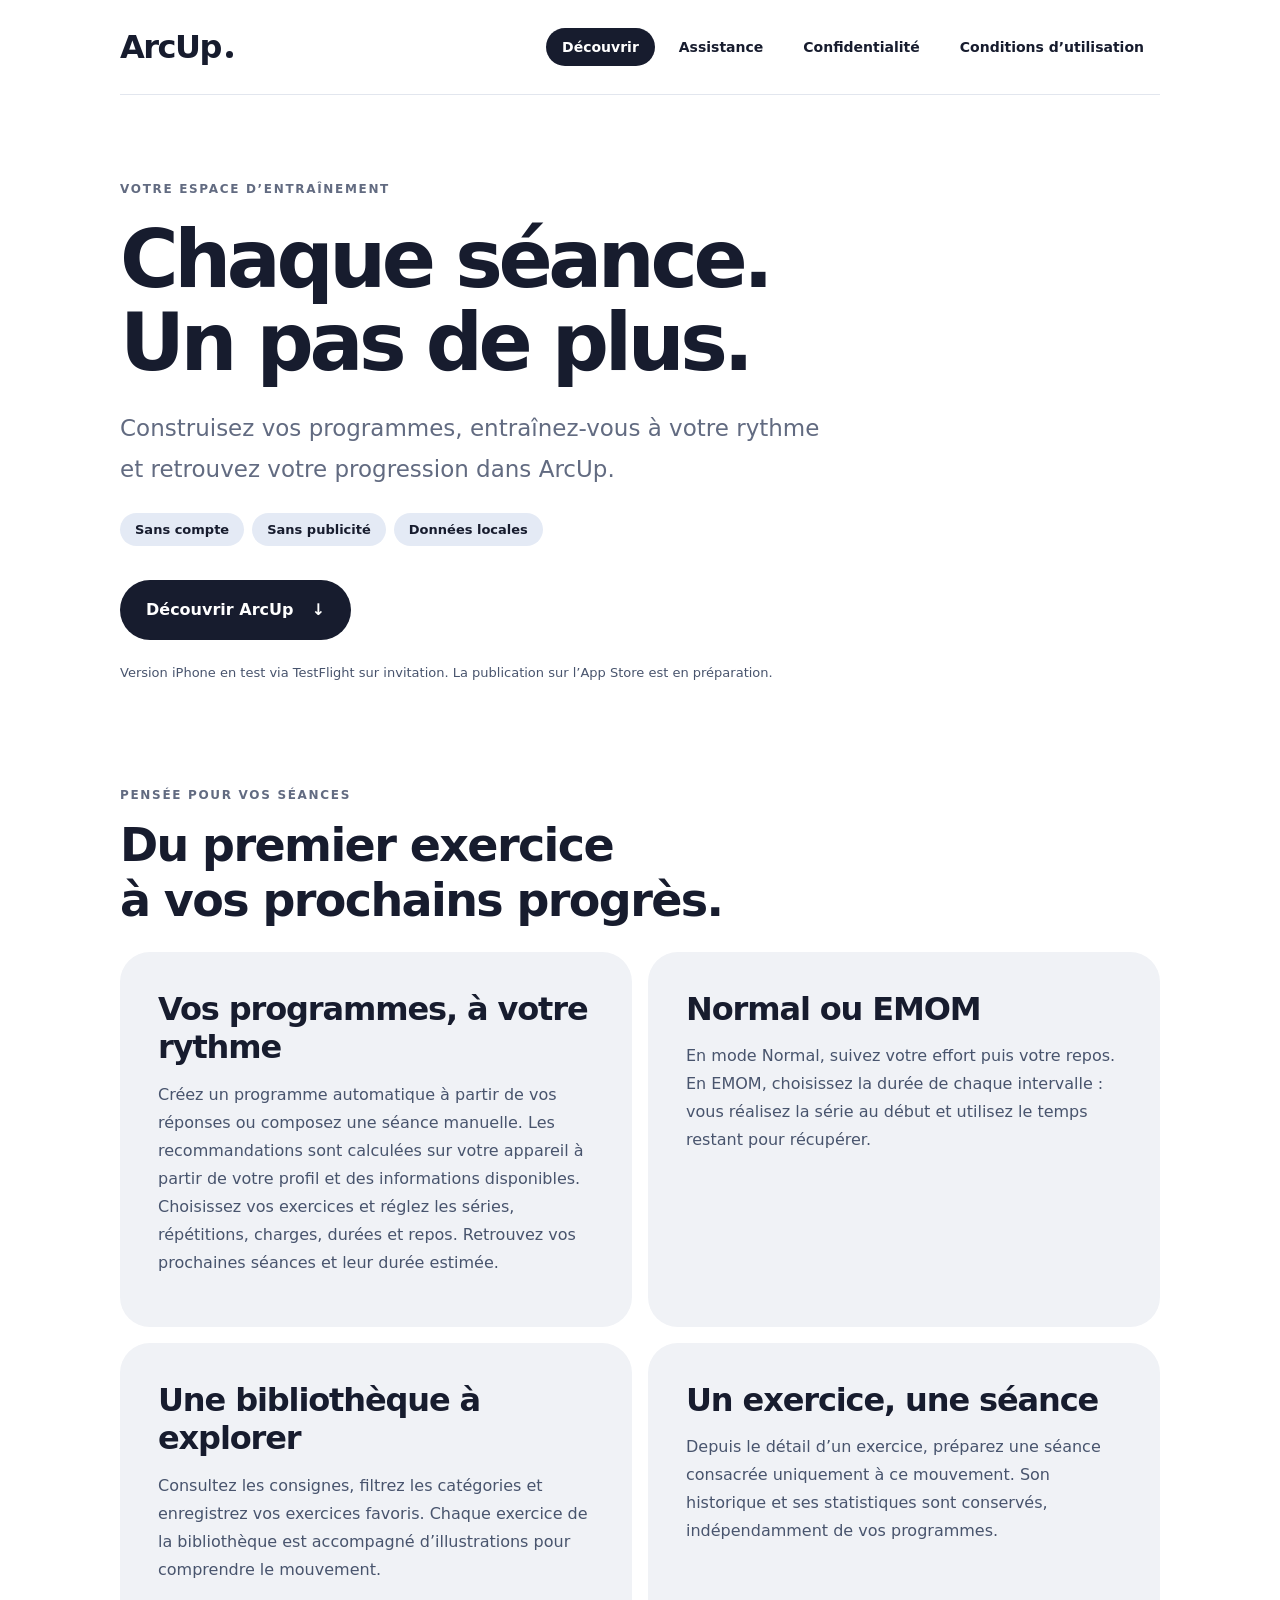
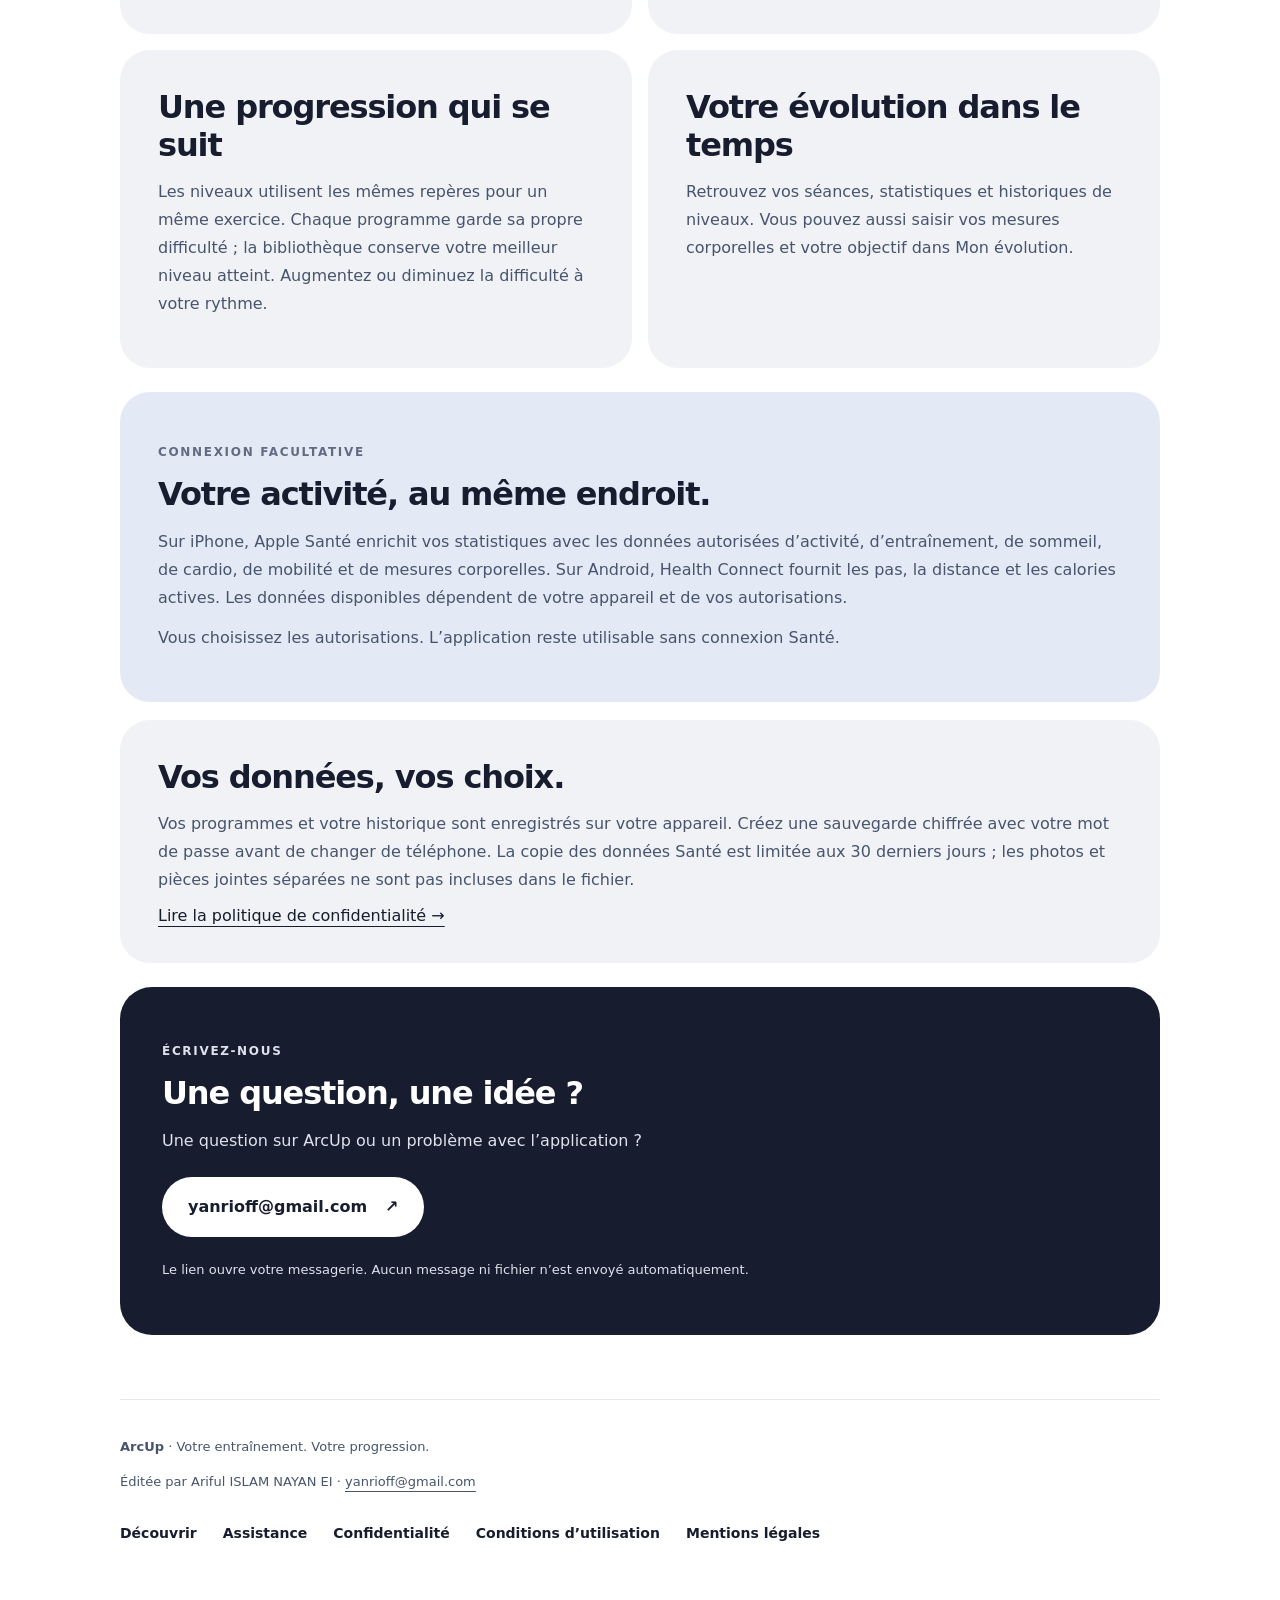
<file: index.html>
<!doctype html>
<html lang="fr"><head><meta charset="utf-8"><meta name="viewport" content="width=device-width,initial-scale=1"><meta name="color-scheme" content="light"><meta name="referrer" content="strict-origin-when-cross-origin"><title>Votre entraînement, votre progression — ArcUp</title><meta name="description" content="Programmes, séances Normal et EMOM, exercices favoris et suivi de progression. Découvrez ArcUp, sans compte ni publicité."><link rel="stylesheet" href="style.css"></head><body><a class="skip" href="#contenu">Aller au contenu</a><header><a class="brand" href="index.html">ArcUp<span class="brand-dot" aria-hidden="true"></span></a><nav aria-label="Navigation principale"><a href="index.html" aria-current="page">Découvrir</a><a href="support.html">Assistance</a><a href="privacy.html">Confidentialité</a><a href="usage.html">Conditions d’utilisation</a></nav></header><main id="contenu">
<section class="hero"><p class="eyebrow">Votre espace d’entraînement</p><h1>Chaque séance.<br>Un pas de plus.</h1><p class="intro">Construisez vos programmes, entraînez-vous à votre rythme et retrouvez votre progression dans ArcUp.</p><div class="pills"><span>Sans compte</span><span>Sans publicité</span><span>Données locales</span></div><a class="pill" href="#fonctionnalites">Découvrir ArcUp <span aria-hidden="true">↓</span></a><p class="small">Version iPhone en test via TestFlight sur invitation. La publication sur l’App Store est en préparation.</p></section>
<div class="section-heading" id="fonctionnalites"><p class="eyebrow">Pensée pour vos séances</p><h2>Du premier exercice<br>à vos prochains progrès.</h2></div><div class="grid">
<section class="card"><h2>Vos programmes, à votre rythme</h2><p>Créez un programme automatique à partir de vos réponses ou composez une séance manuelle. Les recommandations sont calculées sur votre appareil à partir de votre profil et des informations disponibles. Choisissez vos exercices et réglez les séries, répétitions, charges, durées et repos. Retrouvez vos prochaines séances et leur durée estimée.</p></section>
<section class="card"><h2>Normal ou EMOM</h2><p>En mode Normal, suivez votre effort puis votre repos. En EMOM, choisissez la durée de chaque intervalle : vous réalisez la série au début et utilisez le temps restant pour récupérer.</p></section>
<section class="card"><h2>Une bibliothèque à explorer</h2><p>Consultez les consignes, filtrez les catégories et enregistrez vos exercices favoris. Chaque exercice de la bibliothèque est accompagné d’illustrations pour comprendre le mouvement.</p></section>
<section class="card"><h2>Un exercice, une séance</h2><p>Depuis le détail d’un exercice, préparez une séance consacrée uniquement à ce mouvement. Son historique et ses statistiques sont conservés, indépendamment de vos programmes.</p></section>
<section class="card"><h2>Une progression qui se suit</h2><p>Les niveaux utilisent les mêmes repères pour un même exercice. Chaque programme garde sa propre difficulté ; la bibliothèque conserve votre meilleur niveau atteint. Augmentez ou diminuez la difficulté à votre rythme.</p></section>
<section class="card"><h2>Votre évolution dans le temps</h2><p>Retrouvez vos séances, statistiques et historiques de niveaux. Vous pouvez aussi saisir vos mesures corporelles et votre objectif dans Mon évolution.</p></section></div>
<section class="card tinted"><p class="eyebrow">Connexion facultative</p><h2>Votre activité, au même endroit.</h2><p>Sur iPhone, Apple Santé enrichit vos statistiques avec les données autorisées d’activité, d’entraînement, de sommeil, de cardio, de mobilité et de mesures corporelles. Sur Android, Health Connect fournit les pas, la distance et les calories actives. Les données disponibles dépendent de votre appareil et de vos autorisations.</p><p>Vous choisissez les autorisations. L’application reste utilisable sans connexion Santé.</p></section>
<section class="card"><h2>Vos données, vos choix.</h2><p>Vos programmes et votre historique sont enregistrés sur votre appareil. Créez une sauvegarde chiffrée avec votre mot de passe avant de changer de téléphone. La copie des données Santé est limitée aux 30 derniers jours ; les photos et pièces jointes séparées ne sont pas incluses dans le fichier.</p><a href="privacy.html">Lire la politique de confidentialité →</a></section><section class="contact"><p class="eyebrow">Écrivez-nous</p><h2>Une question, une idée ?</h2><p>Une question sur ArcUp ou un problème avec l’application ?</p><a class="pill light" href="mailto:yanrioff@gmail.com?subject=Assistance%20ArcUp">yanrioff@gmail.com <span aria-hidden="true">↗</span></a><p class="small">Le lien ouvre votre messagerie. Aucun message ni fichier n’est envoyé automatiquement.</p></section></main><footer><p><strong>ArcUp</strong> · Votre entraînement. Votre progression.</p><p>Éditée par Ariful ISLAM NAYAN EI · <a href="mailto:yanrioff@gmail.com">yanrioff@gmail.com</a></p><nav aria-label="Liens utiles"><a href="index.html" aria-current="page">Découvrir</a><a href="support.html">Assistance</a><a href="privacy.html">Confidentialité</a><a href="usage.html">Conditions d’utilisation</a><a href="legal.html">Mentions légales</a></nav></footer></body></html>
</file>
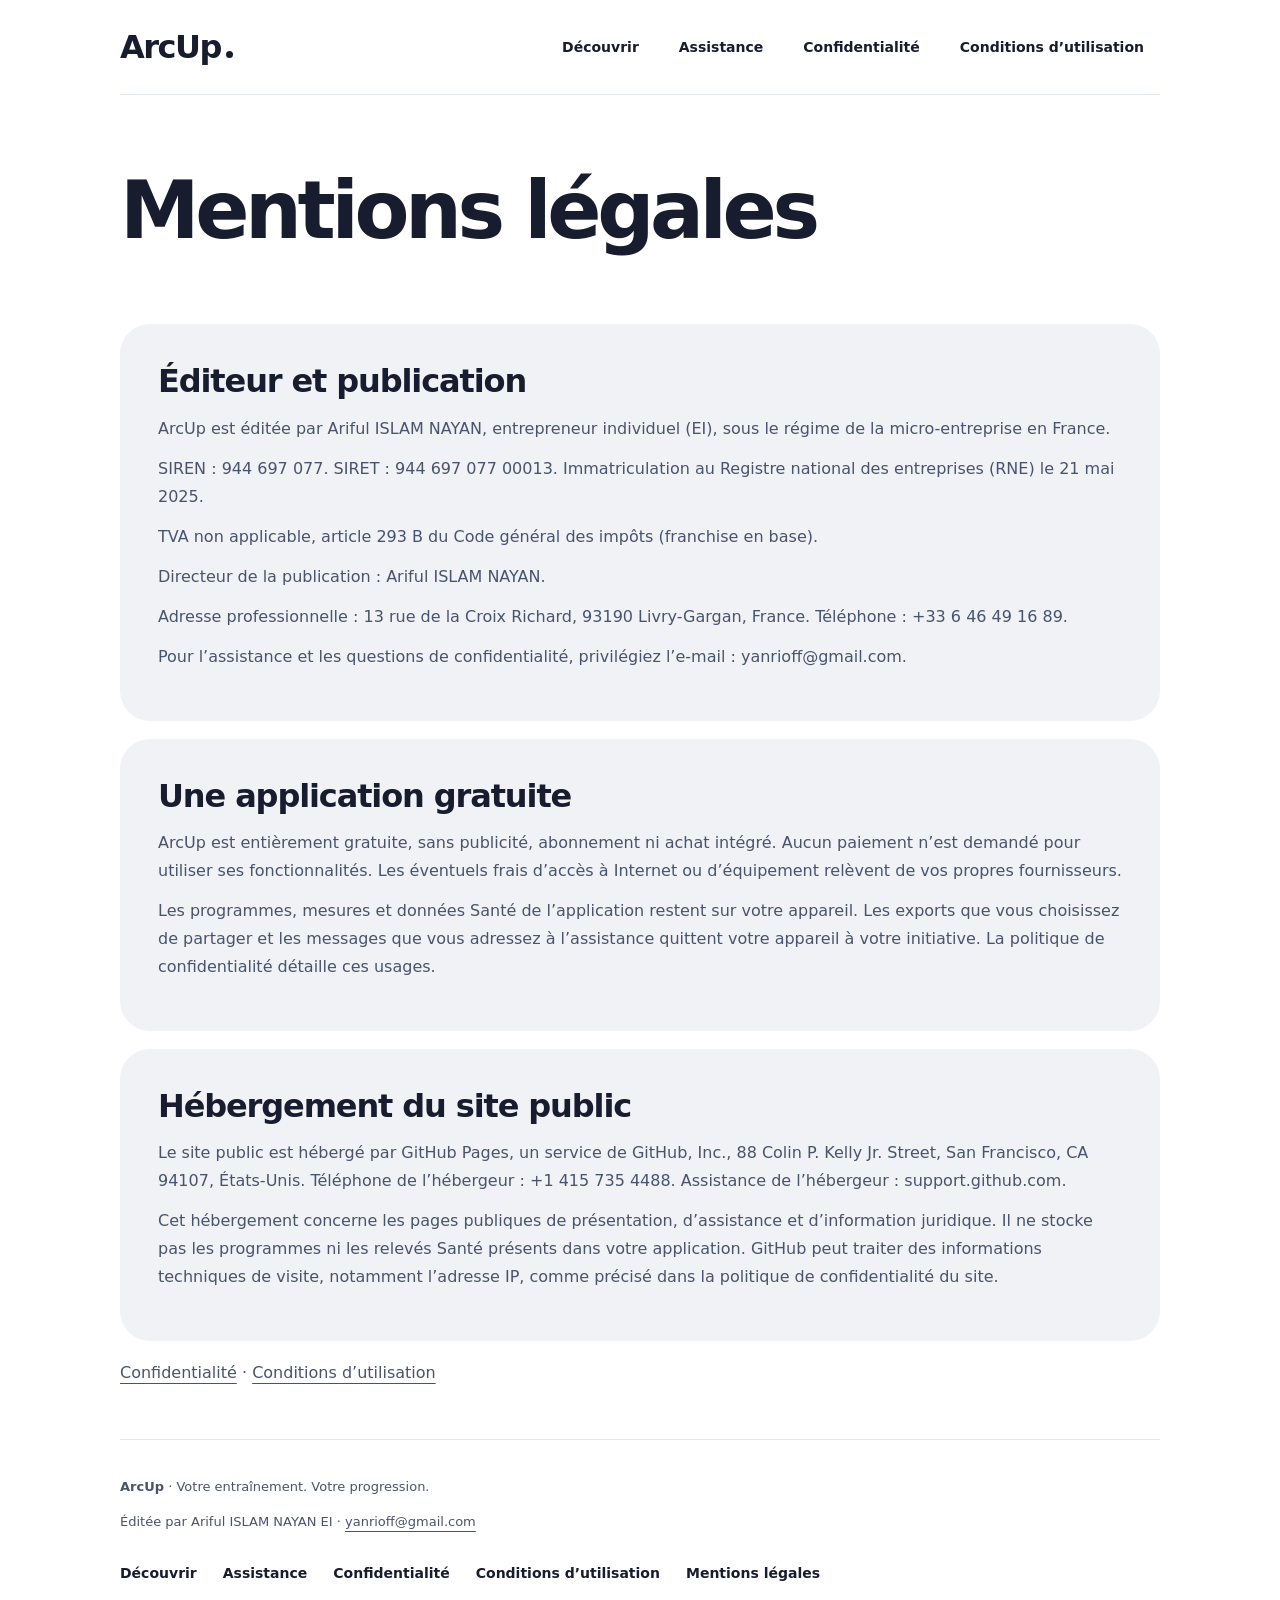
<file: legal.html>
<!doctype html>
<html lang="fr"><head><meta charset="utf-8"><meta name="viewport" content="width=device-width,initial-scale=1"><meta name="color-scheme" content="light"><meta name="referrer" content="strict-origin-when-cross-origin"><title>Mentions légales — ArcUp</title><meta name="description" content="Informations sur l’éditeur et l’hébergement du site ArcUp."><link rel="stylesheet" href="style.css"></head><body><a class="skip" href="#contenu">Aller au contenu</a><header><a class="brand" href="index.html">ArcUp<span class="brand-dot" aria-hidden="true"></span></a><nav aria-label="Navigation principale"><a href="index.html">Découvrir</a><a href="support.html">Assistance</a><a href="privacy.html">Confidentialité</a><a href="usage.html">Conditions d’utilisation</a></nav></header><main id="contenu"><section class="hero compact"><h1>Mentions légales</h1></section><section class="card"><h2>Éditeur et publication</h2><p>ArcUp est éditée par Ariful ISLAM NAYAN, entrepreneur individuel (EI), sous le régime de la micro-entreprise en France.</p><p>SIREN : 944 697 077. SIRET : 944 697 077 00013. Immatriculation au Registre national des entreprises (RNE) le 21 mai 2025.</p><p>TVA non applicable, article 293 B du Code général des impôts (franchise en base).</p><p>Directeur de la publication : Ariful ISLAM NAYAN.</p><p>Adresse professionnelle : 13 rue de la Croix Richard, 93190 Livry-Gargan, France. Téléphone : +33 6 46 49 16 89.</p><p>Pour l’assistance et les questions de confidentialité, privilégiez l’e-mail : yanrioff@gmail.com.</p></section><section class="card"><h2>Une application gratuite</h2><p>ArcUp est entièrement gratuite, sans publicité, abonnement ni achat intégré. Aucun paiement n’est demandé pour utiliser ses fonctionnalités. Les éventuels frais d’accès à Internet ou d’équipement relèvent de vos propres fournisseurs.</p><p>Les programmes, mesures et données Santé de l’application restent sur votre appareil. Les exports que vous choisissez de partager et les messages que vous adressez à l’assistance quittent votre appareil à votre initiative. La politique de confidentialité détaille ces usages.</p></section><section class="card"><h2>Hébergement du site public</h2><p>Le site public est hébergé par GitHub Pages, un service de GitHub, Inc., 88 Colin P. Kelly Jr. Street, San Francisco, CA 94107, États-Unis. Téléphone de l’hébergeur : +1 415 735 4488. Assistance de l’hébergeur : support.github.com.</p><p>Cet hébergement concerne les pages publiques de présentation, d’assistance et d’information juridique. Il ne stocke pas les programmes ni les relevés Santé présents dans votre application. GitHub peut traiter des informations techniques de visite, notamment l’adresse IP, comme précisé dans la politique de confidentialité du site.</p></section><p><a href="privacy.html">Confidentialité</a> · <a href="usage.html">Conditions d’utilisation</a></p></main><footer><p><strong>ArcUp</strong> · Votre entraînement. Votre progression.</p><p>Éditée par Ariful ISLAM NAYAN EI · <a href="mailto:yanrioff@gmail.com">yanrioff@gmail.com</a></p><nav aria-label="Liens utiles"><a href="index.html">Découvrir</a><a href="support.html">Assistance</a><a href="privacy.html">Confidentialité</a><a href="usage.html">Conditions d’utilisation</a><a href="legal.html">Mentions légales</a></nav></footer></body></html>
</file>
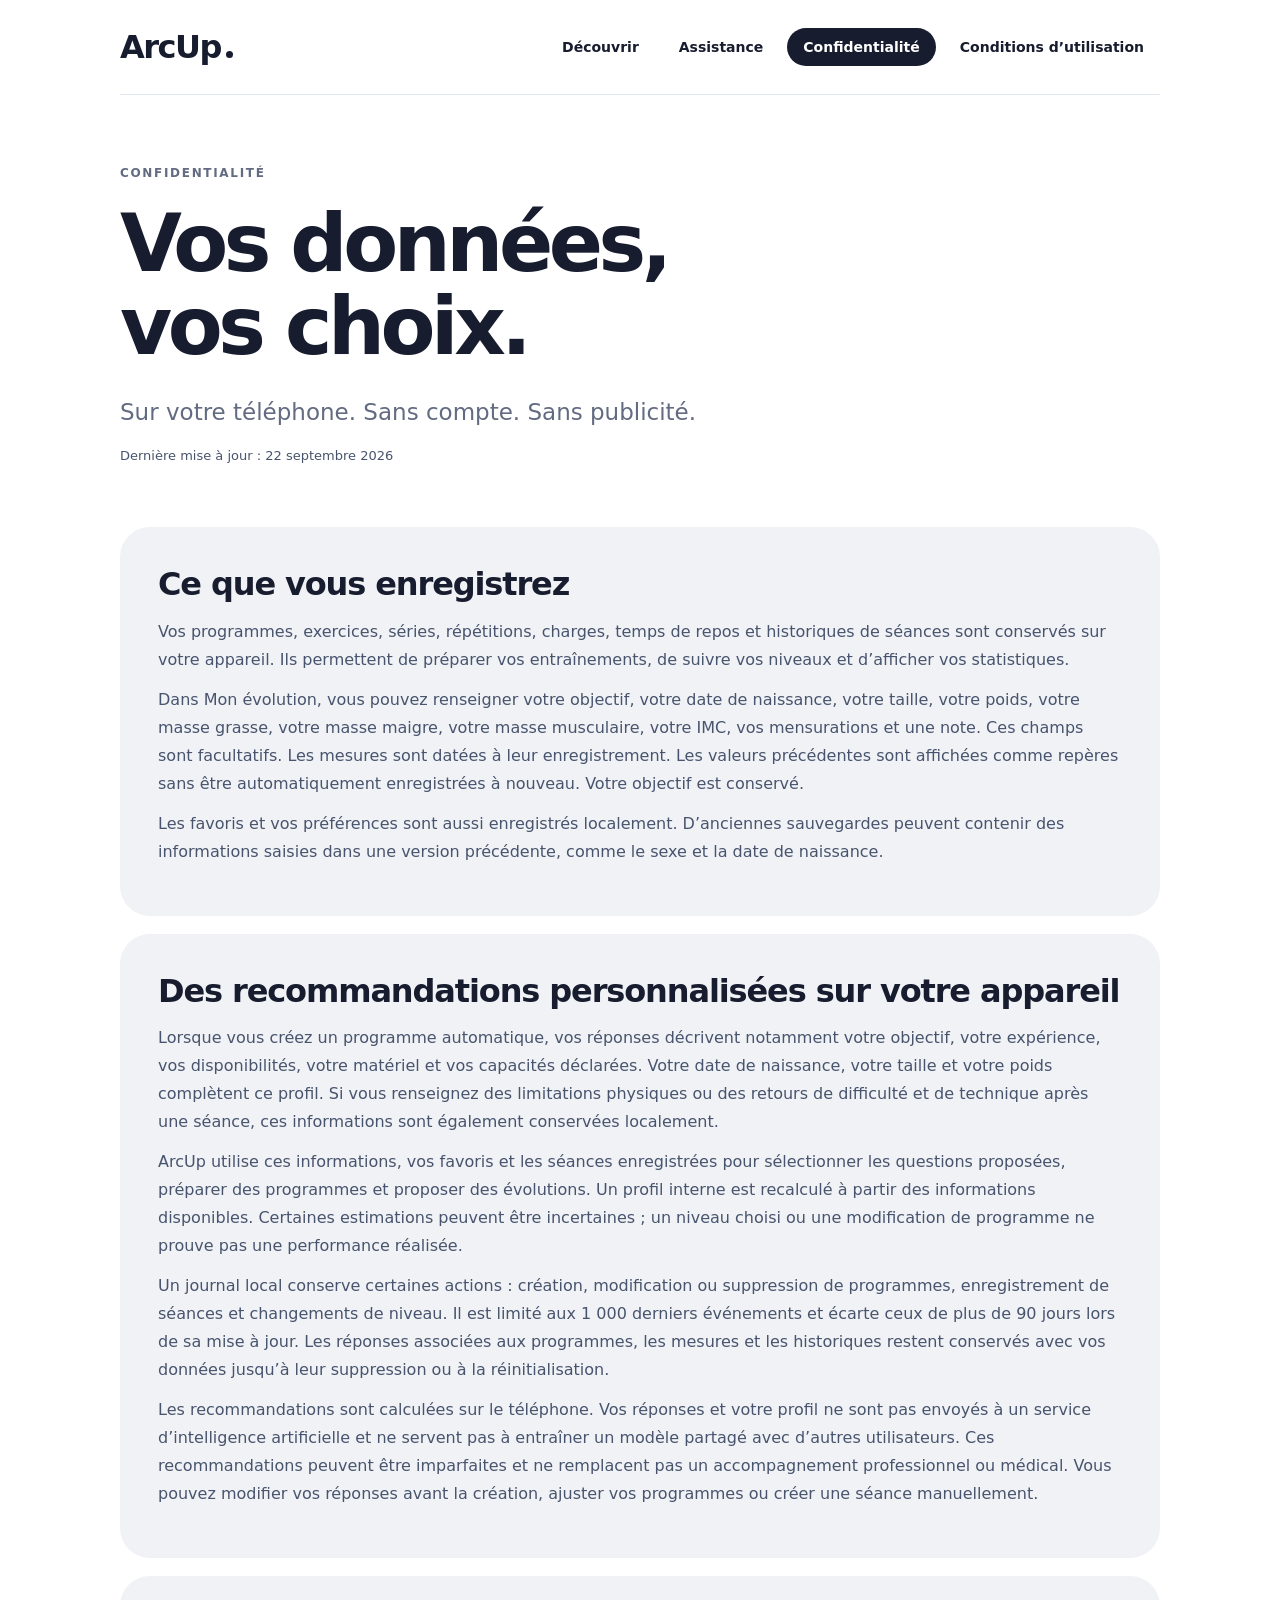
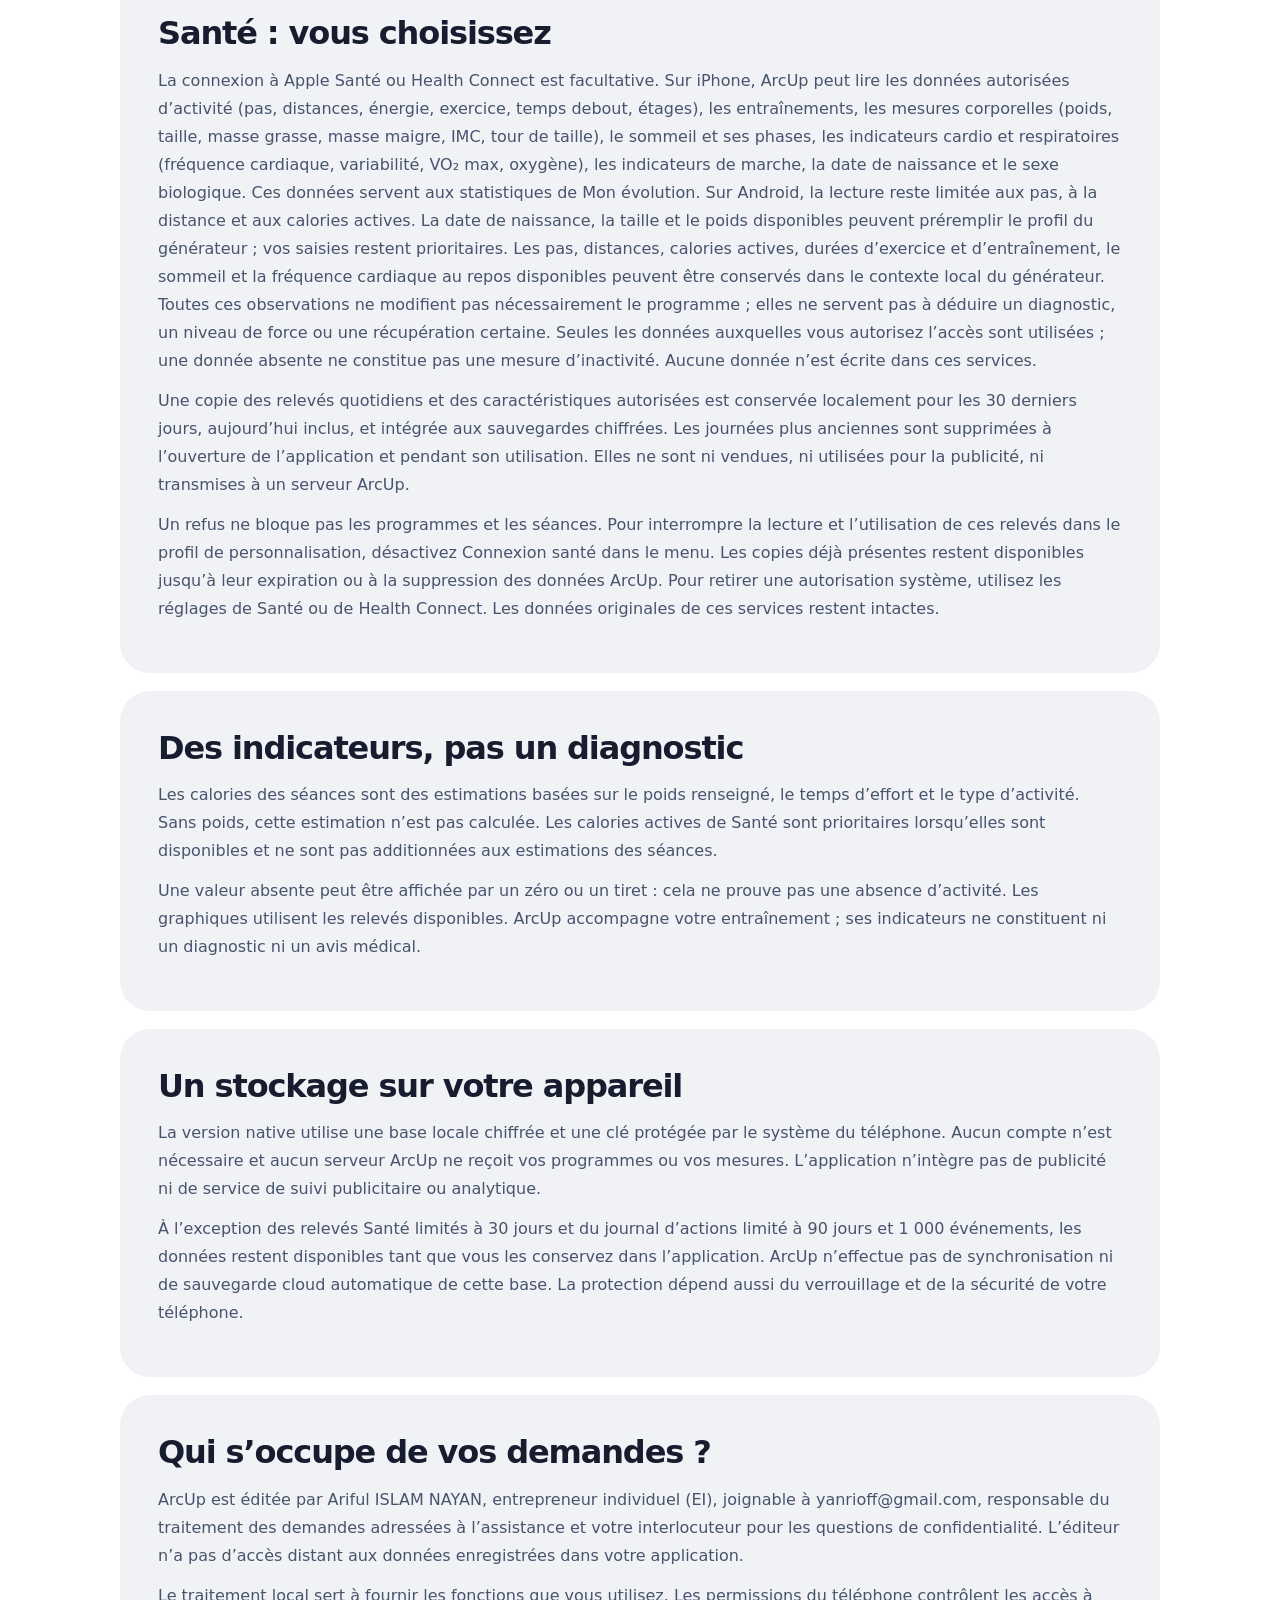
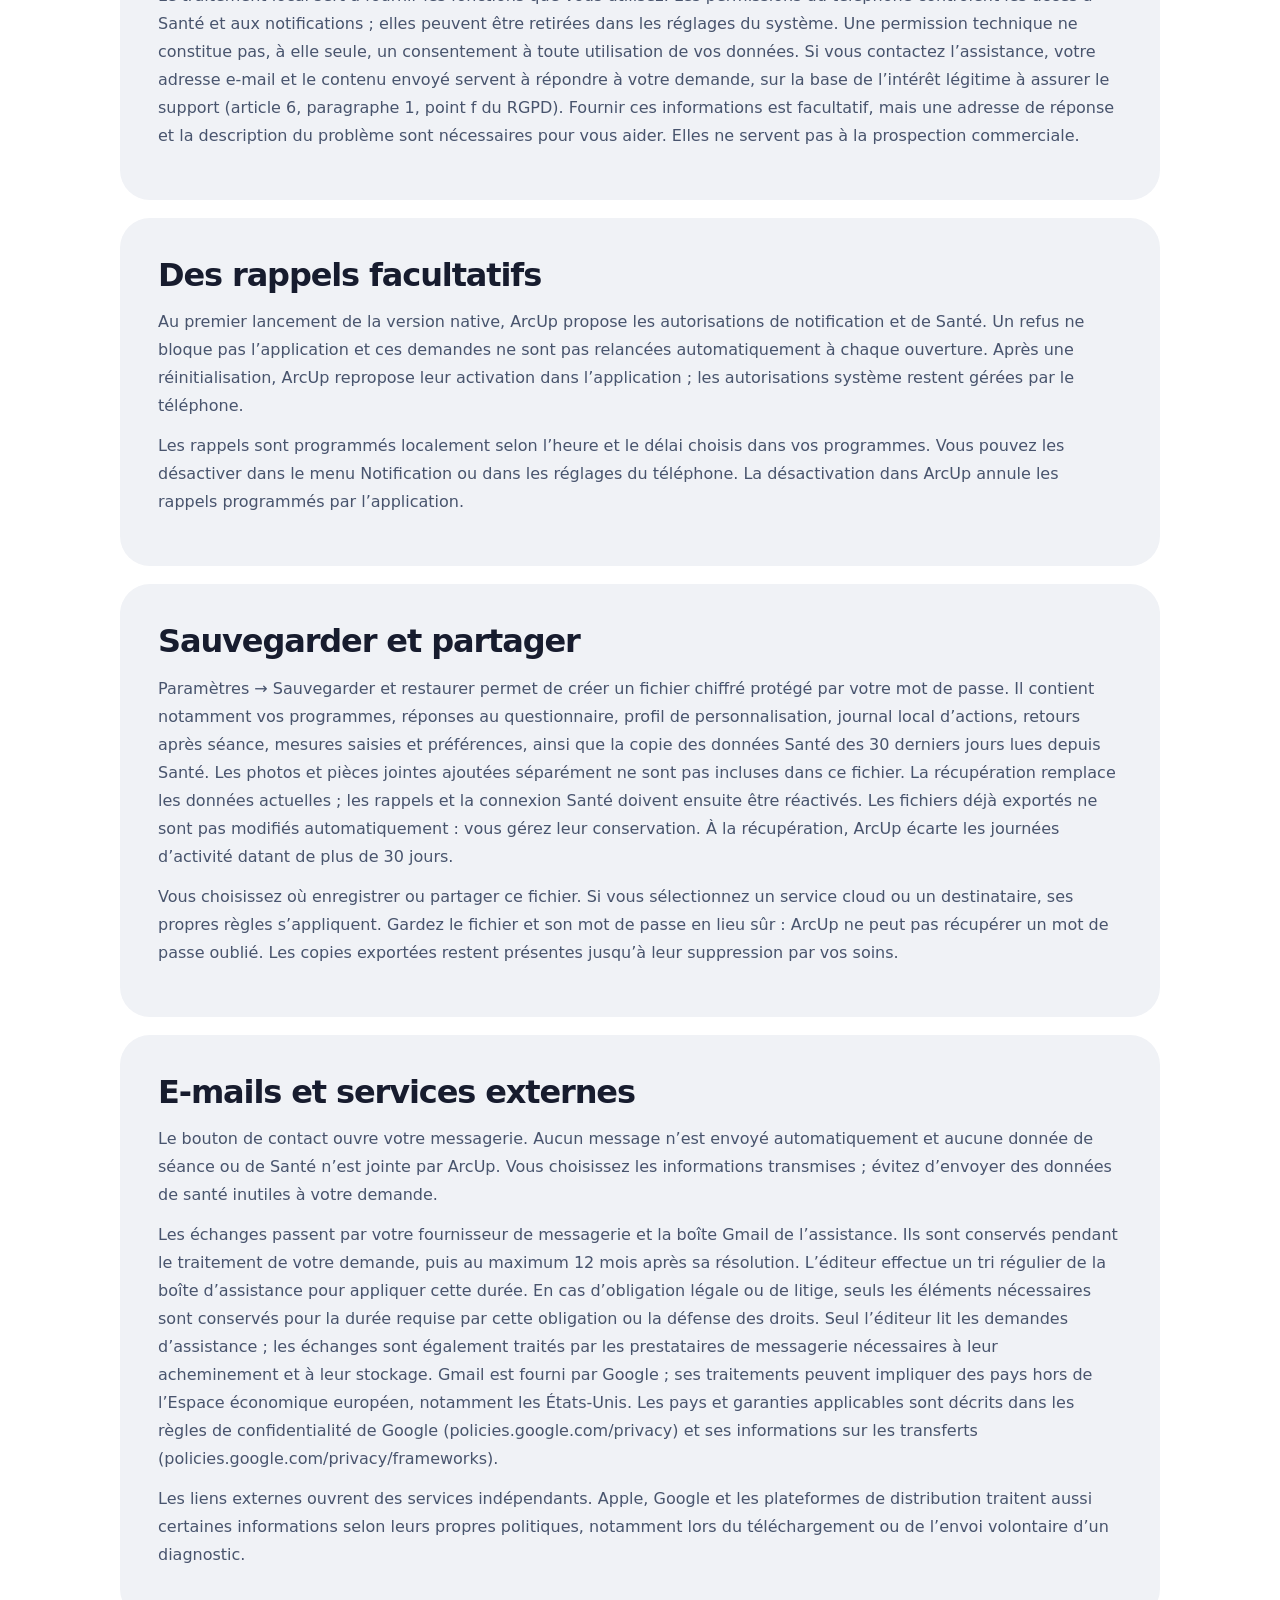
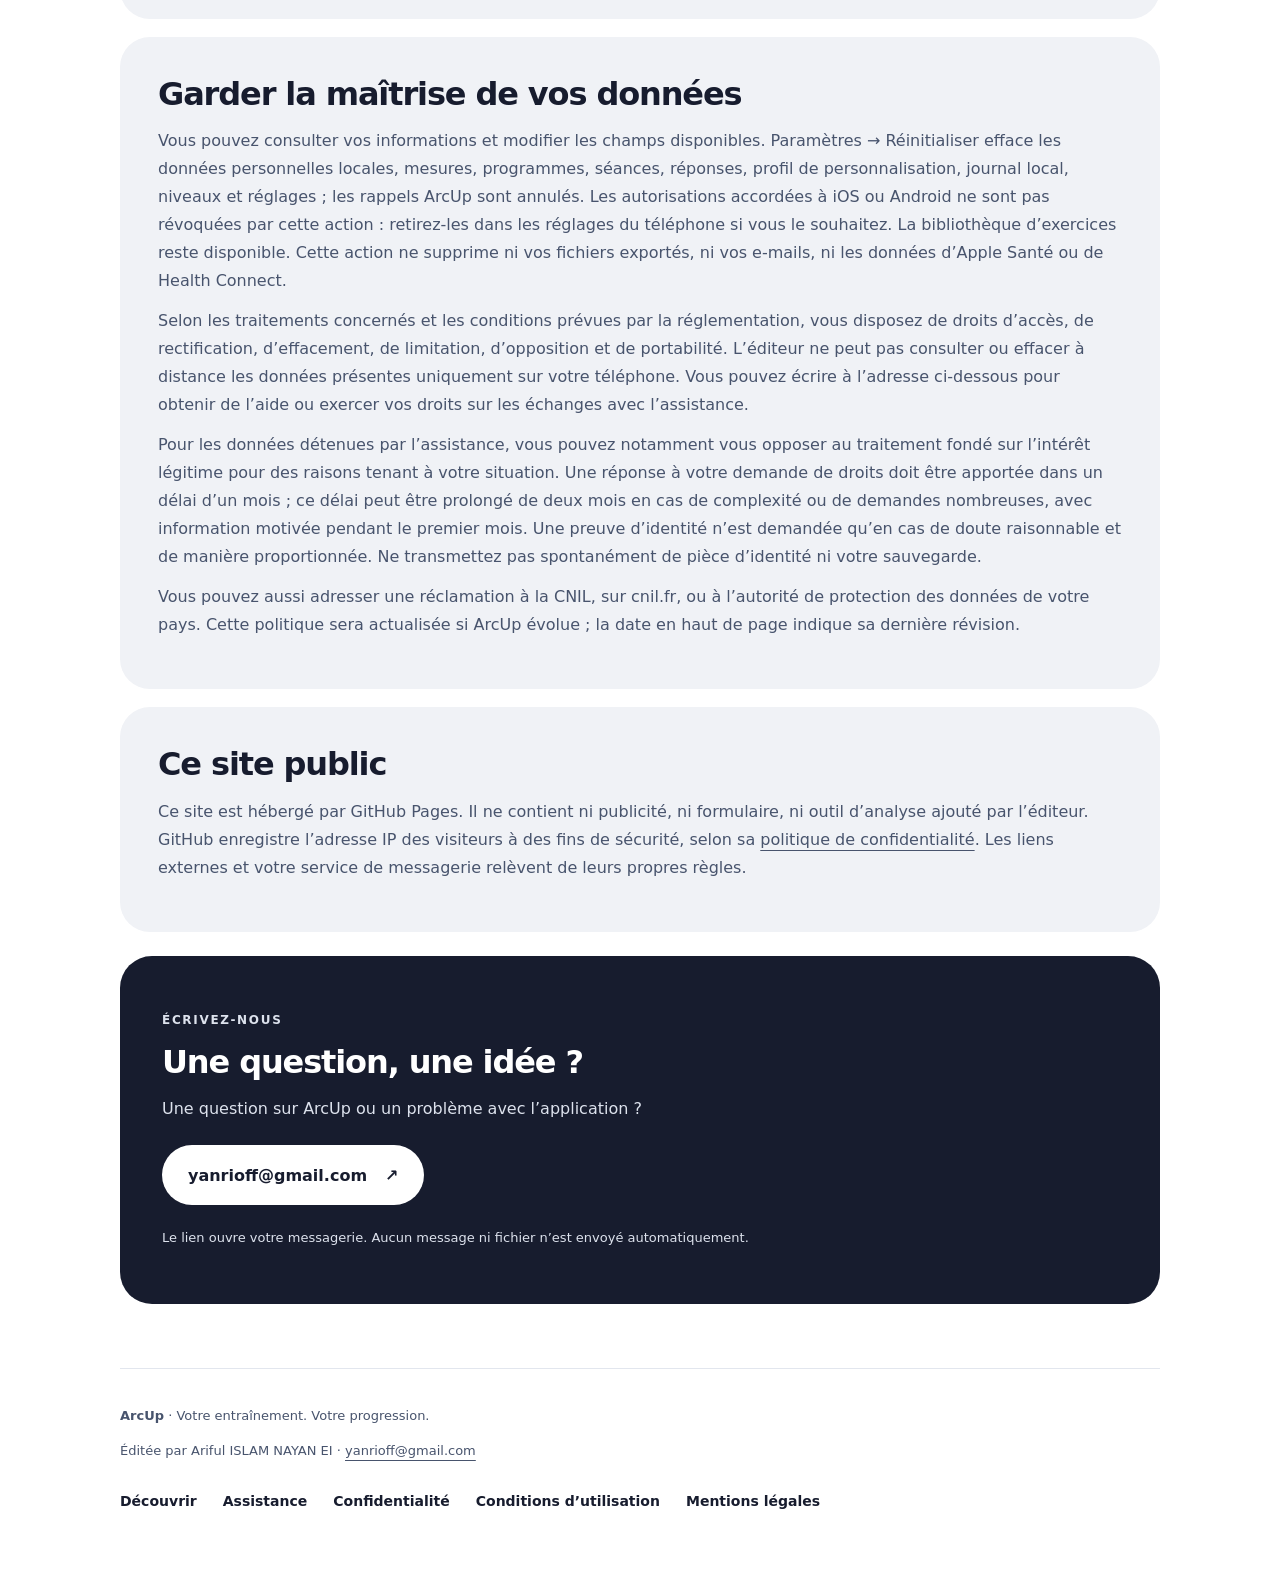
<file: privacy.html>
<!doctype html>
<html lang="fr"><head><meta charset="utf-8"><meta name="viewport" content="width=device-width,initial-scale=1"><meta name="color-scheme" content="light"><meta name="referrer" content="strict-origin-when-cross-origin"><title>Confidentialité — ArcUp</title><meta name="description" content="La politique de confidentialité ArcUp : stockage local, données Santé, sauvegardes, notifications et maîtrise de vos données."><link rel="stylesheet" href="style.css"></head><body><a class="skip" href="#contenu">Aller au contenu</a><header><a class="brand" href="index.html">ArcUp<span class="brand-dot" aria-hidden="true"></span></a><nav aria-label="Navigation principale"><a href="index.html">Découvrir</a><a href="support.html">Assistance</a><a href="privacy.html" aria-current="page">Confidentialité</a><a href="usage.html">Conditions d’utilisation</a></nav></header><main id="contenu">
<section class="hero compact"><p class="eyebrow">Confidentialité</p><h1>Vos données,<br>vos choix.</h1><p class="intro">Sur votre téléphone. Sans compte. Sans publicité.</p><p class="small">Dernière mise à jour : 22 septembre 2026</p></section>
<section class="card"><h2>Ce que vous enregistrez</h2><p>Vos programmes, exercices, séries, répétitions, charges, temps de repos et historiques de séances sont conservés sur votre appareil. Ils permettent de préparer vos entraînements, de suivre vos niveaux et d’afficher vos statistiques.</p><p>Dans Mon évolution, vous pouvez renseigner votre objectif, votre date de naissance, votre taille, votre poids, votre masse grasse, votre masse maigre, votre masse musculaire, votre IMC, vos mensurations et une note. Ces champs sont facultatifs. Les mesures sont datées à leur enregistrement. Les valeurs précédentes sont affichées comme repères sans être automatiquement enregistrées à nouveau. Votre objectif est conservé.</p><p>Les favoris et vos préférences sont aussi enregistrés localement. D’anciennes sauvegardes peuvent contenir des informations saisies dans une version précédente, comme le sexe et la date de naissance.</p></section><section class="card"><h2>Des recommandations personnalisées sur votre appareil</h2><p>Lorsque vous créez un programme automatique, vos réponses décrivent notamment votre objectif, votre expérience, vos disponibilités, votre matériel et vos capacités déclarées. Votre date de naissance, votre taille et votre poids complètent ce profil. Si vous renseignez des limitations physiques ou des retours de difficulté et de technique après une séance, ces informations sont également conservées localement.</p><p>ArcUp utilise ces informations, vos favoris et les séances enregistrées pour sélectionner les questions proposées, préparer des programmes et proposer des évolutions. Un profil interne est recalculé à partir des informations disponibles. Certaines estimations peuvent être incertaines ; un niveau choisi ou une modification de programme ne prouve pas une performance réalisée.</p><p>Un journal local conserve certaines actions : création, modification ou suppression de programmes, enregistrement de séances et changements de niveau. Il est limité aux 1 000 derniers événements et écarte ceux de plus de 90 jours lors de sa mise à jour. Les réponses associées aux programmes, les mesures et les historiques restent conservés avec vos données jusqu’à leur suppression ou à la réinitialisation.</p><p>Les recommandations sont calculées sur le téléphone. Vos réponses et votre profil ne sont pas envoyés à un service d’intelligence artificielle et ne servent pas à entraîner un modèle partagé avec d’autres utilisateurs. Ces recommandations peuvent être imparfaites et ne remplacent pas un accompagnement professionnel ou médical. Vous pouvez modifier vos réponses avant la création, ajuster vos programmes ou créer une séance manuellement.</p></section><section class="card"><h2>Santé : vous choisissez</h2><p>La connexion à Apple Santé ou Health Connect est facultative. Sur iPhone, ArcUp peut lire les données autorisées d’activité (pas, distances, énergie, exercice, temps debout, étages), les entraînements, les mesures corporelles (poids, taille, masse grasse, masse maigre, IMC, tour de taille), le sommeil et ses phases, les indicateurs cardio et respiratoires (fréquence cardiaque, variabilité, VO₂ max, oxygène), les indicateurs de marche, la date de naissance et le sexe biologique. Ces données servent aux statistiques de Mon évolution. Sur Android, la lecture reste limitée aux pas, à la distance et aux calories actives. La date de naissance, la taille et le poids disponibles peuvent préremplir le profil du générateur ; vos saisies restent prioritaires. Les pas, distances, calories actives, durées d’exercice et d’entraînement, le sommeil et la fréquence cardiaque au repos disponibles peuvent être conservés dans le contexte local du générateur. Toutes ces observations ne modifient pas nécessairement le programme ; elles ne servent pas à déduire un diagnostic, un niveau de force ou une récupération certaine. Seules les données auxquelles vous autorisez l’accès sont utilisées ; une donnée absente ne constitue pas une mesure d’inactivité. Aucune donnée n’est écrite dans ces services.</p><p>Une copie des relevés quotidiens et des caractéristiques autorisées est conservée localement pour les 30 derniers jours, aujourd’hui inclus, et intégrée aux sauvegardes chiffrées. Les journées plus anciennes sont supprimées à l’ouverture de l’application et pendant son utilisation. Elles ne sont ni vendues, ni utilisées pour la publicité, ni transmises à un serveur ArcUp.</p><p>Un refus ne bloque pas les programmes et les séances. Pour interrompre la lecture et l’utilisation de ces relevés dans le profil de personnalisation, désactivez Connexion santé dans le menu. Les copies déjà présentes restent disponibles jusqu’à leur expiration ou à la suppression des données ArcUp. Pour retirer une autorisation système, utilisez les réglages de Santé ou de Health Connect. Les données originales de ces services restent intactes.</p></section><section class="card"><h2>Des indicateurs, pas un diagnostic</h2><p>Les calories des séances sont des estimations basées sur le poids renseigné, le temps d’effort et le type d’activité. Sans poids, cette estimation n’est pas calculée. Les calories actives de Santé sont prioritaires lorsqu’elles sont disponibles et ne sont pas additionnées aux estimations des séances.</p><p>Une valeur absente peut être affichée par un zéro ou un tiret : cela ne prouve pas une absence d’activité. Les graphiques utilisent les relevés disponibles. ArcUp accompagne votre entraînement ; ses indicateurs ne constituent ni un diagnostic ni un avis médical.</p></section><section class="card"><h2>Un stockage sur votre appareil</h2><p>La version native utilise une base locale chiffrée et une clé protégée par le système du téléphone. Aucun compte n’est nécessaire et aucun serveur ArcUp ne reçoit vos programmes ou vos mesures. L’application n’intègre pas de publicité ni de service de suivi publicitaire ou analytique.</p><p>À l’exception des relevés Santé limités à 30 jours et du journal d’actions limité à 90 jours et 1 000 événements, les données restent disponibles tant que vous les conservez dans l’application. ArcUp n’effectue pas de synchronisation ni de sauvegarde cloud automatique de cette base. La protection dépend aussi du verrouillage et de la sécurité de votre téléphone.</p></section><section class="card"><h2>Qui s’occupe de vos demandes ?</h2><p>ArcUp est éditée par Ariful ISLAM NAYAN, entrepreneur individuel (EI), joignable à yanrioff@gmail.com, responsable du traitement des demandes adressées à l’assistance et votre interlocuteur pour les questions de confidentialité. L’éditeur n’a pas d’accès distant aux données enregistrées dans votre application.</p><p>Le traitement local sert à fournir les fonctions que vous utilisez. Les permissions du téléphone contrôlent les accès à Santé et aux notifications ; elles peuvent être retirées dans les réglages du système. Une permission technique ne constitue pas, à elle seule, un consentement à toute utilisation de vos données. Si vous contactez l’assistance, votre adresse e-mail et le contenu envoyé servent à répondre à votre demande, sur la base de l’intérêt légitime à assurer le support (article 6, paragraphe 1, point f du RGPD). Fournir ces informations est facultatif, mais une adresse de réponse et la description du problème sont nécessaires pour vous aider. Elles ne servent pas à la prospection commerciale.</p></section><section class="card"><h2>Des rappels facultatifs</h2><p>Au premier lancement de la version native, ArcUp propose les autorisations de notification et de Santé. Un refus ne bloque pas l’application et ces demandes ne sont pas relancées automatiquement à chaque ouverture. Après une réinitialisation, ArcUp repropose leur activation dans l’application ; les autorisations système restent gérées par le téléphone.</p><p>Les rappels sont programmés localement selon l’heure et le délai choisis dans vos programmes. Vous pouvez les désactiver dans le menu Notification ou dans les réglages du téléphone. La désactivation dans ArcUp annule les rappels programmés par l’application.</p></section><section class="card"><h2>Sauvegarder et partager</h2><p>Paramètres → Sauvegarder et restaurer permet de créer un fichier chiffré protégé par votre mot de passe. Il contient notamment vos programmes, réponses au questionnaire, profil de personnalisation, journal local d’actions, retours après séance, mesures saisies et préférences, ainsi que la copie des données Santé des 30 derniers jours lues depuis Santé. Les photos et pièces jointes ajoutées séparément ne sont pas incluses dans ce fichier. La récupération remplace les données actuelles ; les rappels et la connexion Santé doivent ensuite être réactivés. Les fichiers déjà exportés ne sont pas modifiés automatiquement : vous gérez leur conservation. À la récupération, ArcUp écarte les journées d’activité datant de plus de 30 jours.</p><p>Vous choisissez où enregistrer ou partager ce fichier. Si vous sélectionnez un service cloud ou un destinataire, ses propres règles s’appliquent. Gardez le fichier et son mot de passe en lieu sûr : ArcUp ne peut pas récupérer un mot de passe oublié. Les copies exportées restent présentes jusqu’à leur suppression par vos soins.</p></section><section class="card"><h2>E-mails et services externes</h2><p>Le bouton de contact ouvre votre messagerie. Aucun message n’est envoyé automatiquement et aucune donnée de séance ou de Santé n’est jointe par ArcUp. Vous choisissez les informations transmises ; évitez d’envoyer des données de santé inutiles à votre demande.</p><p>Les échanges passent par votre fournisseur de messagerie et la boîte Gmail de l’assistance. Ils sont conservés pendant le traitement de votre demande, puis au maximum 12 mois après sa résolution. L’éditeur effectue un tri régulier de la boîte d’assistance pour appliquer cette durée. En cas d’obligation légale ou de litige, seuls les éléments nécessaires sont conservés pour la durée requise par cette obligation ou la défense des droits. Seul l’éditeur lit les demandes d’assistance ; les échanges sont également traités par les prestataires de messagerie nécessaires à leur acheminement et à leur stockage. Gmail est fourni par Google ; ses traitements peuvent impliquer des pays hors de l’Espace économique européen, notamment les États-Unis. Les pays et garanties applicables sont décrits dans les règles de confidentialité de Google (policies.google.com/privacy) et ses informations sur les transferts (policies.google.com/privacy/frameworks).</p><p>Les liens externes ouvrent des services indépendants. Apple, Google et les plateformes de distribution traitent aussi certaines informations selon leurs propres politiques, notamment lors du téléchargement ou de l’envoi volontaire d’un diagnostic.</p></section><section class="card"><h2>Garder la maîtrise de vos données</h2><p>Vous pouvez consulter vos informations et modifier les champs disponibles. Paramètres → Réinitialiser efface les données personnelles locales, mesures, programmes, séances, réponses, profil de personnalisation, journal local, niveaux et réglages ; les rappels ArcUp sont annulés. Les autorisations accordées à iOS ou Android ne sont pas révoquées par cette action : retirez-les dans les réglages du téléphone si vous le souhaitez. La bibliothèque d’exercices reste disponible. Cette action ne supprime ni vos fichiers exportés, ni vos e-mails, ni les données d’Apple Santé ou de Health Connect.</p><p>Selon les traitements concernés et les conditions prévues par la réglementation, vous disposez de droits d’accès, de rectification, d’effacement, de limitation, d’opposition et de portabilité. L’éditeur ne peut pas consulter ou effacer à distance les données présentes uniquement sur votre téléphone. Vous pouvez écrire à l’adresse ci-dessous pour obtenir de l’aide ou exercer vos droits sur les échanges avec l’assistance.</p><p>Pour les données détenues par l’assistance, vous pouvez notamment vous opposer au traitement fondé sur l’intérêt légitime pour des raisons tenant à votre situation. Une réponse à votre demande de droits doit être apportée dans un délai d’un mois ; ce délai peut être prolongé de deux mois en cas de complexité ou de demandes nombreuses, avec information motivée pendant le premier mois. Une preuve d’identité n’est demandée qu’en cas de doute raisonnable et de manière proportionnée. Ne transmettez pas spontanément de pièce d’identité ni votre sauvegarde.</p><p>Vous pouvez aussi adresser une réclamation à la CNIL, sur cnil.fr, ou à l’autorité de protection des données de votre pays. Cette politique sera actualisée si ArcUp évolue ; la date en haut de page indique sa dernière révision.</p></section>
<section class="card"><h2>Ce site public</h2><p>Ce site est hébergé par GitHub Pages. Il ne contient ni publicité, ni formulaire, ni outil d’analyse ajouté par l’éditeur. GitHub enregistre l’adresse IP des visiteurs à des fins de sécurité, selon sa <a href="https://docs.github.com/en/site-policy/privacy-policies/github-general-privacy-statement">politique de confidentialité</a>. Les liens externes et votre service de messagerie relèvent de leurs propres règles.</p></section><section class="contact"><p class="eyebrow">Écrivez-nous</p><h2>Une question, une idée ?</h2><p>Une question sur ArcUp ou un problème avec l’application ?</p><a class="pill light" href="mailto:yanrioff@gmail.com?subject=Assistance%20ArcUp">yanrioff@gmail.com <span aria-hidden="true">↗</span></a><p class="small">Le lien ouvre votre messagerie. Aucun message ni fichier n’est envoyé automatiquement.</p></section></main><footer><p><strong>ArcUp</strong> · Votre entraînement. Votre progression.</p><p>Éditée par Ariful ISLAM NAYAN EI · <a href="mailto:yanrioff@gmail.com">yanrioff@gmail.com</a></p><nav aria-label="Liens utiles"><a href="index.html">Découvrir</a><a href="support.html">Assistance</a><a href="privacy.html" aria-current="page">Confidentialité</a><a href="usage.html">Conditions d’utilisation</a><a href="legal.html">Mentions légales</a></nav></footer></body></html>
</file>
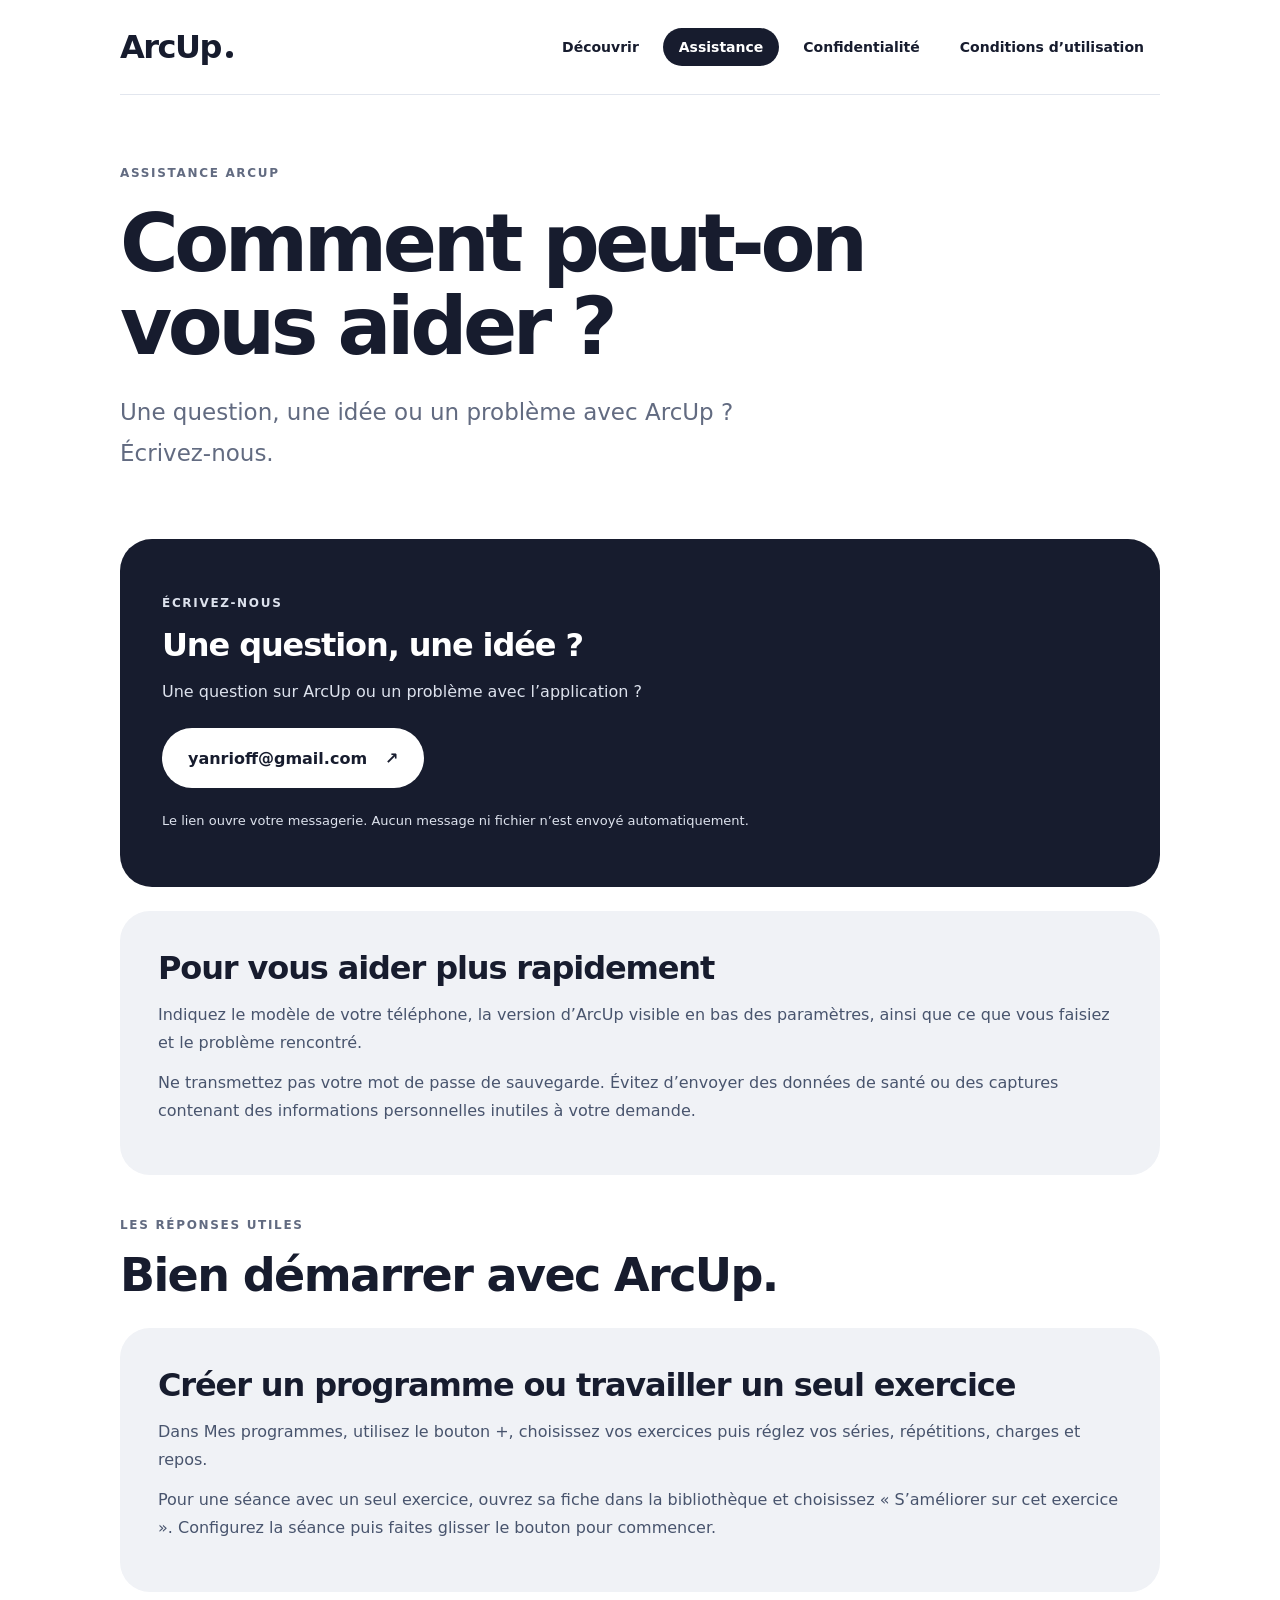
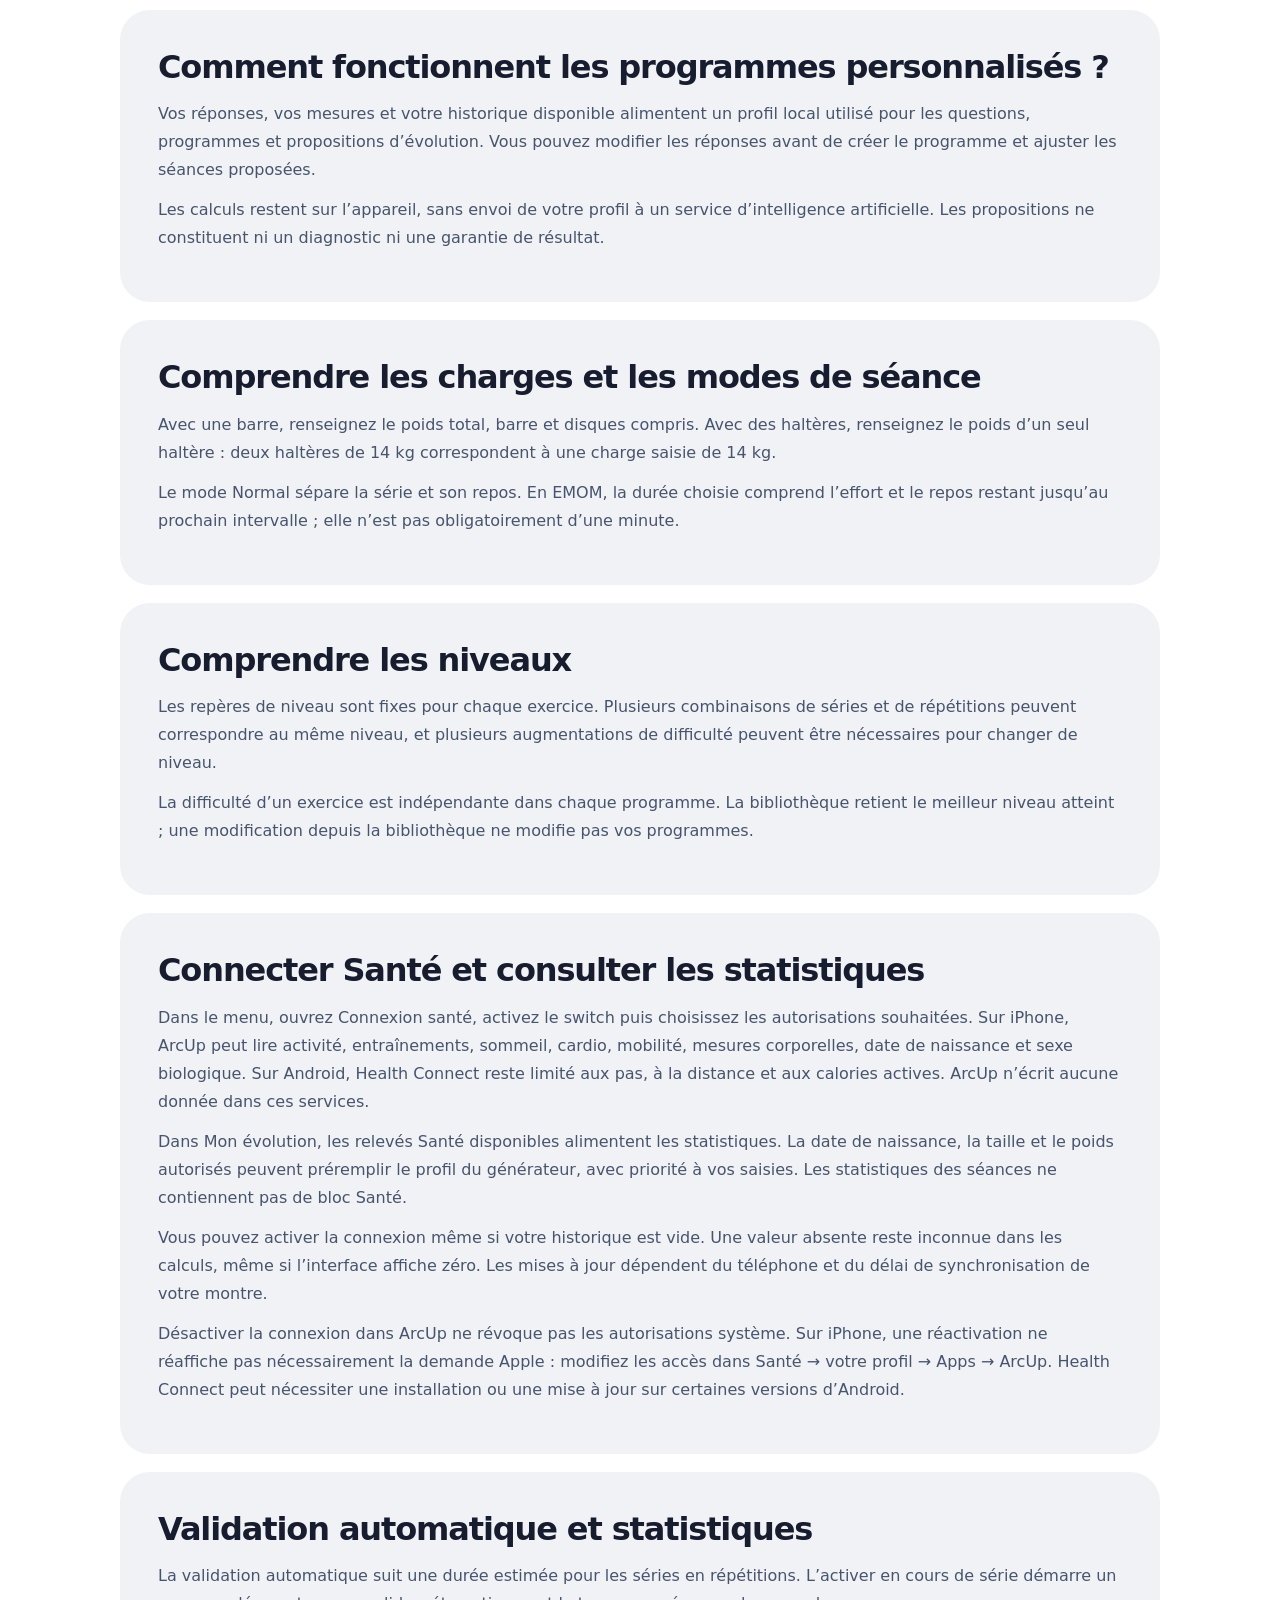
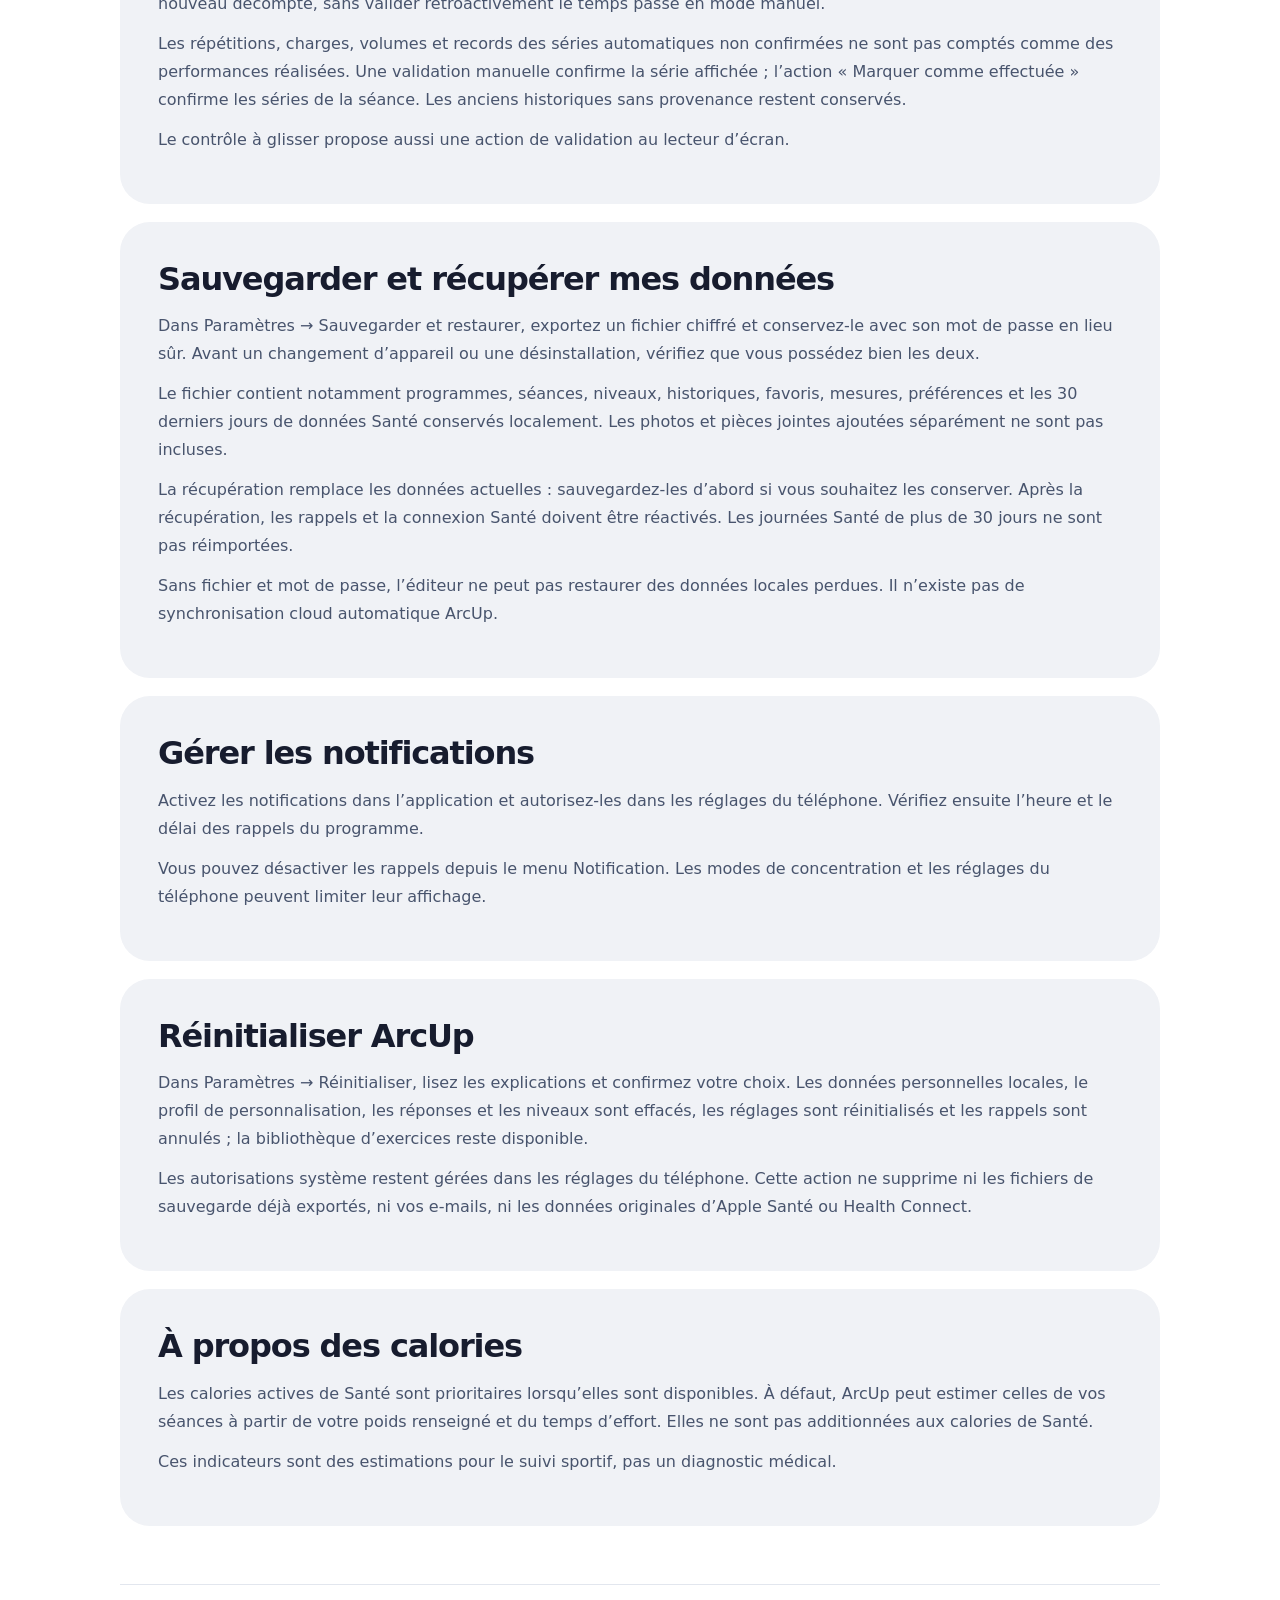
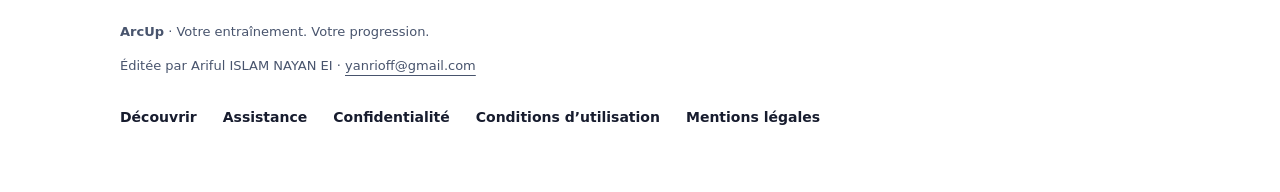
<file: support.html>
<!doctype html>
<html lang="fr"><head><meta charset="utf-8"><meta name="viewport" content="width=device-width,initial-scale=1"><meta name="color-scheme" content="light"><meta name="referrer" content="strict-origin-when-cross-origin"><title>Assistance — ArcUp</title><meta name="description" content="Contactez l’assistance ArcUp et retrouvez les réponses sur vos séances, niveaux, données Santé, sauvegardes et notifications."><link rel="stylesheet" href="style.css"></head><body><a class="skip" href="#contenu">Aller au contenu</a><header><a class="brand" href="index.html">ArcUp<span class="brand-dot" aria-hidden="true"></span></a><nav aria-label="Navigation principale"><a href="index.html">Découvrir</a><a href="support.html" aria-current="page">Assistance</a><a href="privacy.html">Confidentialité</a><a href="usage.html">Conditions d’utilisation</a></nav></header><main id="contenu">
<section class="hero compact"><p class="eyebrow">Assistance ArcUp</p><h1>Comment peut-on<br>vous aider ?</h1><p class="intro">Une question, une idée ou un problème avec ArcUp ? Écrivez-nous.</p></section><section class="contact"><p class="eyebrow">Écrivez-nous</p><h2>Une question, une idée ?</h2><p>Une question sur ArcUp ou un problème avec l’application ?</p><a class="pill light" href="mailto:yanrioff@gmail.com?subject=Assistance%20ArcUp">yanrioff@gmail.com <span aria-hidden="true">↗</span></a><p class="small">Le lien ouvre votre messagerie. Aucun message ni fichier n’est envoyé automatiquement.</p></section>
<section class="card"><h2>Pour vous aider plus rapidement</h2><p>Indiquez le modèle de votre téléphone, la version d’ArcUp visible en bas des paramètres, ainsi que ce que vous faisiez et le problème rencontré.</p><p>Ne transmettez pas votre mot de passe de sauvegarde. Évitez d’envoyer des données de santé ou des captures contenant des informations personnelles inutiles à votre demande.</p></section>
<div class="section-heading"><p class="eyebrow">Les réponses utiles</p><h2>Bien démarrer avec ArcUp.</h2></div>
<section class="card"><h2>Créer un programme ou travailler un seul exercice</h2><p>Dans Mes programmes, utilisez le bouton +, choisissez vos exercices puis réglez vos séries, répétitions, charges et repos.</p><p>Pour une séance avec un seul exercice, ouvrez sa fiche dans la bibliothèque et choisissez « S’améliorer sur cet exercice ». Configurez la séance puis faites glisser le bouton pour commencer.</p></section>
<section class="card"><h2>Comment fonctionnent les programmes personnalisés ?</h2><p>Vos réponses, vos mesures et votre historique disponible alimentent un profil local utilisé pour les questions, programmes et propositions d’évolution. Vous pouvez modifier les réponses avant de créer le programme et ajuster les séances proposées.</p><p>Les calculs restent sur l’appareil, sans envoi de votre profil à un service d’intelligence artificielle. Les propositions ne constituent ni un diagnostic ni une garantie de résultat.</p></section>
<section class="card"><h2>Comprendre les charges et les modes de séance</h2><p>Avec une barre, renseignez le poids total, barre et disques compris. Avec des haltères, renseignez le poids d’un seul haltère : deux haltères de 14 kg correspondent à une charge saisie de 14 kg.</p><p>Le mode Normal sépare la série et son repos. En EMOM, la durée choisie comprend l’effort et le repos restant jusqu’au prochain intervalle ; elle n’est pas obligatoirement d’une minute.</p></section>
<section class="card"><h2>Comprendre les niveaux</h2><p>Les repères de niveau sont fixes pour chaque exercice. Plusieurs combinaisons de séries et de répétitions peuvent correspondre au même niveau, et plusieurs augmentations de difficulté peuvent être nécessaires pour changer de niveau.</p><p>La difficulté d’un exercice est indépendante dans chaque programme. La bibliothèque retient le meilleur niveau atteint ; une modification depuis la bibliothèque ne modifie pas vos programmes.</p></section>
<section class="card"><h2>Connecter Santé et consulter les statistiques</h2><p>Dans le menu, ouvrez Connexion santé, activez le switch puis choisissez les autorisations souhaitées. Sur iPhone, ArcUp peut lire activité, entraînements, sommeil, cardio, mobilité, mesures corporelles, date de naissance et sexe biologique. Sur Android, Health Connect reste limité aux pas, à la distance et aux calories actives. ArcUp n’écrit aucune donnée dans ces services.</p><p>Dans Mon évolution, les relevés Santé disponibles alimentent les statistiques. La date de naissance, la taille et le poids autorisés peuvent préremplir le profil du générateur, avec priorité à vos saisies. Les statistiques des séances ne contiennent pas de bloc Santé.</p><p>Vous pouvez activer la connexion même si votre historique est vide. Une valeur absente reste inconnue dans les calculs, même si l’interface affiche zéro. Les mises à jour dépendent du téléphone et du délai de synchronisation de votre montre.</p><p>Désactiver la connexion dans ArcUp ne révoque pas les autorisations système. Sur iPhone, une réactivation ne réaffiche pas nécessairement la demande Apple : modifiez les accès dans Santé → votre profil → Apps → ArcUp. Health Connect peut nécessiter une installation ou une mise à jour sur certaines versions d’Android.</p></section>
<section class="card"><h2>Validation automatique et statistiques</h2><p>La validation automatique suit une durée estimée pour les séries en répétitions. L’activer en cours de série démarre un nouveau décompte, sans valider rétroactivement le temps passé en mode manuel.</p><p>Les répétitions, charges, volumes et records des séries automatiques non confirmées ne sont pas comptés comme des performances réalisées. Une validation manuelle confirme la série affichée ; l’action « Marquer comme effectuée » confirme les séries de la séance. Les anciens historiques sans provenance restent conservés.</p><p>Le contrôle à glisser propose aussi une action de validation au lecteur d’écran.</p></section>
<section class="card"><h2>Sauvegarder et récupérer mes données</h2><p>Dans Paramètres → Sauvegarder et restaurer, exportez un fichier chiffré et conservez-le avec son mot de passe en lieu sûr. Avant un changement d’appareil ou une désinstallation, vérifiez que vous possédez bien les deux.</p><p>Le fichier contient notamment programmes, séances, niveaux, historiques, favoris, mesures, préférences et les 30 derniers jours de données Santé conservés localement. Les photos et pièces jointes ajoutées séparément ne sont pas incluses.</p><p>La récupération remplace les données actuelles : sauvegardez-les d’abord si vous souhaitez les conserver. Après la récupération, les rappels et la connexion Santé doivent être réactivés. Les journées Santé de plus de 30 jours ne sont pas réimportées.</p><p>Sans fichier et mot de passe, l’éditeur ne peut pas restaurer des données locales perdues. Il n’existe pas de synchronisation cloud automatique ArcUp.</p></section>
<section class="card"><h2>Gérer les notifications</h2><p>Activez les notifications dans l’application et autorisez-les dans les réglages du téléphone. Vérifiez ensuite l’heure et le délai des rappels du programme.</p><p>Vous pouvez désactiver les rappels depuis le menu Notification. Les modes de concentration et les réglages du téléphone peuvent limiter leur affichage.</p></section>
<section class="card"><h2>Réinitialiser ArcUp</h2><p>Dans Paramètres → Réinitialiser, lisez les explications et confirmez votre choix. Les données personnelles locales, le profil de personnalisation, les réponses et les niveaux sont effacés, les réglages sont réinitialisés et les rappels sont annulés ; la bibliothèque d’exercices reste disponible.</p><p>Les autorisations système restent gérées dans les réglages du téléphone. Cette action ne supprime ni les fichiers de sauvegarde déjà exportés, ni vos e-mails, ni les données originales d’Apple Santé ou Health Connect.</p></section>
<section class="card"><h2>À propos des calories</h2><p>Les calories actives de Santé sont prioritaires lorsqu’elles sont disponibles. À défaut, ArcUp peut estimer celles de vos séances à partir de votre poids renseigné et du temps d’effort. Elles ne sont pas additionnées aux calories de Santé.</p><p>Ces indicateurs sont des estimations pour le suivi sportif, pas un diagnostic médical.</p></section></main><footer><p><strong>ArcUp</strong> · Votre entraînement. Votre progression.</p><p>Éditée par Ariful ISLAM NAYAN EI · <a href="mailto:yanrioff@gmail.com">yanrioff@gmail.com</a></p><nav aria-label="Liens utiles"><a href="index.html">Découvrir</a><a href="support.html" aria-current="page">Assistance</a><a href="privacy.html">Confidentialité</a><a href="usage.html">Conditions d’utilisation</a><a href="legal.html">Mentions légales</a></nav></footer></body></html>
</file>
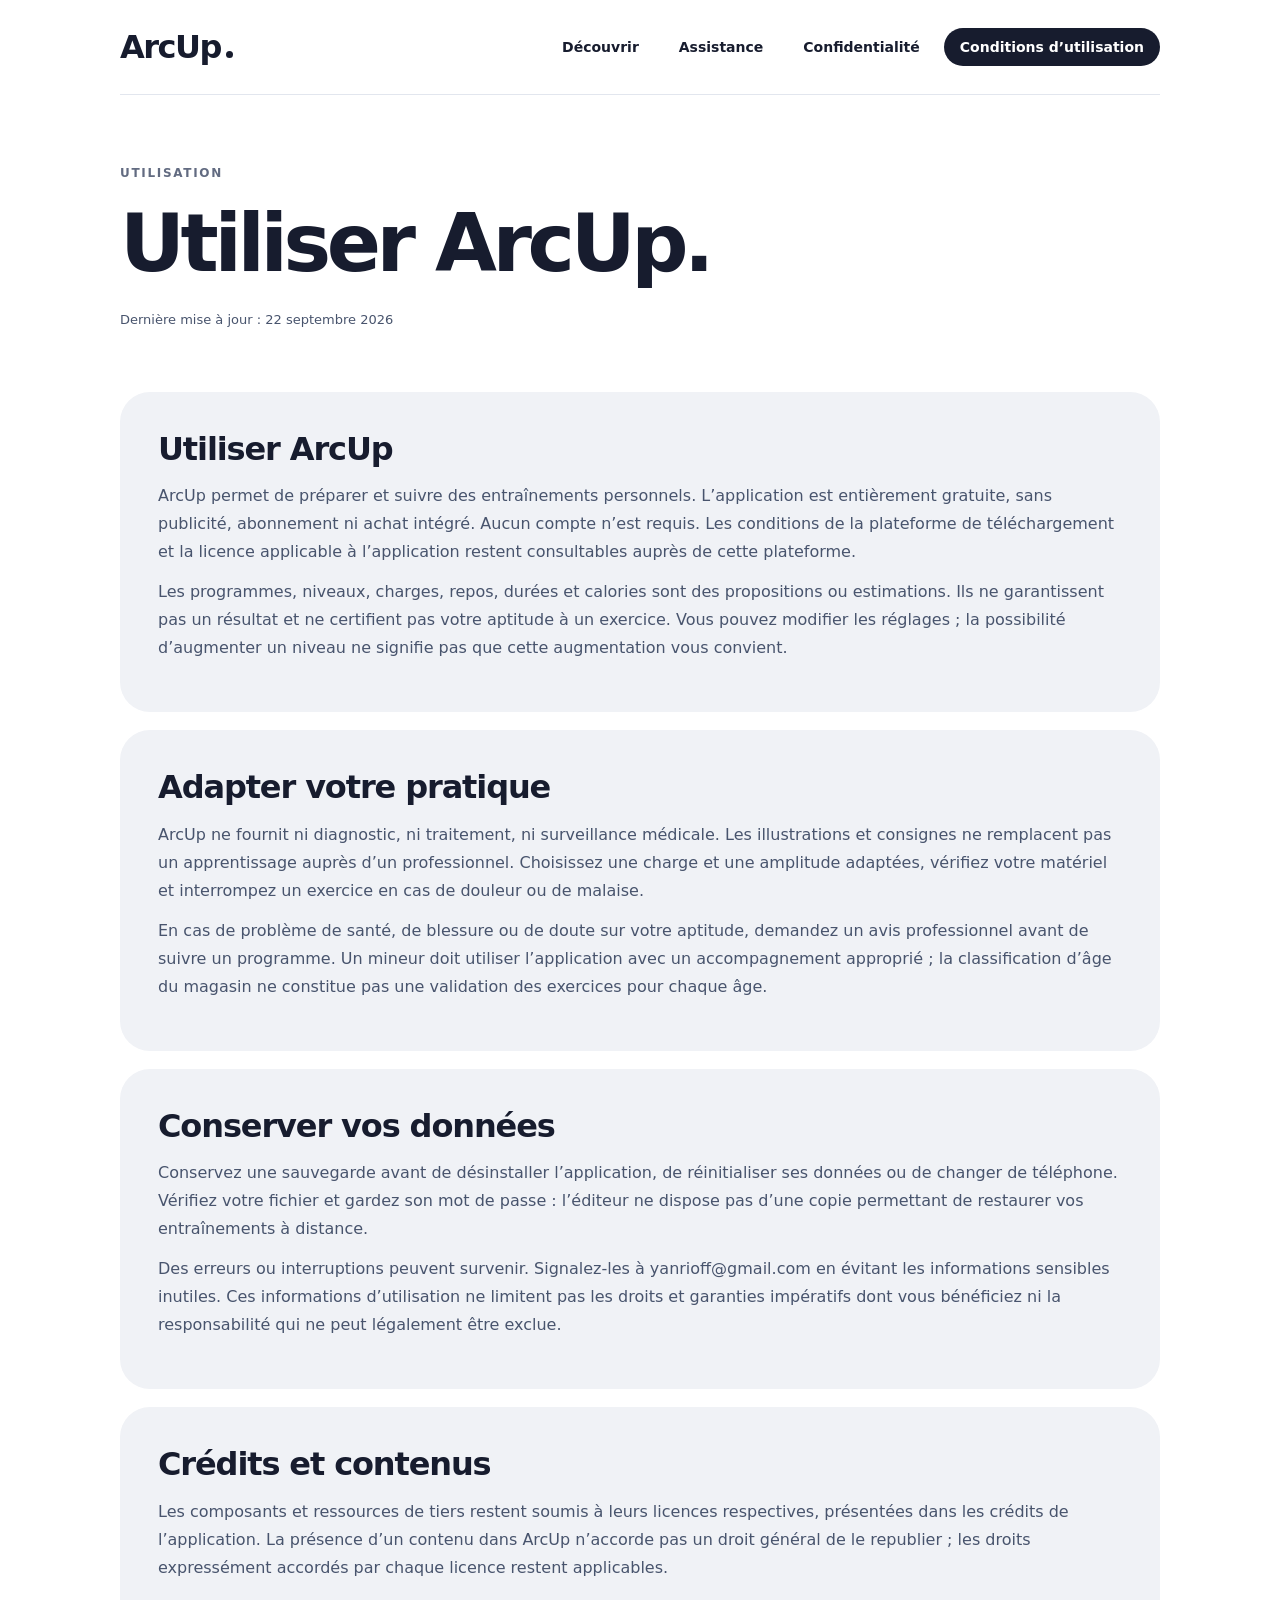
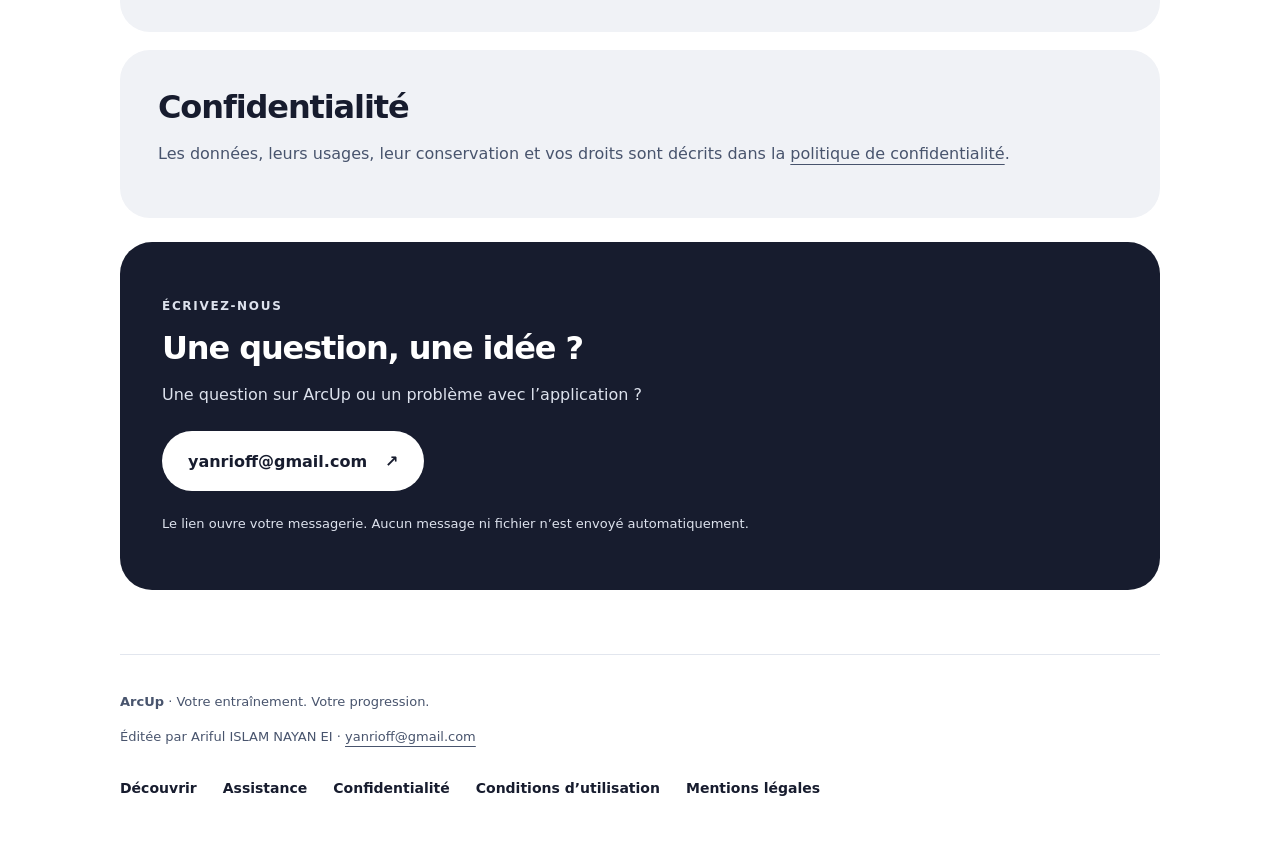
<file: usage.html>
<!doctype html>
<html lang="fr"><head><meta charset="utf-8"><meta name="viewport" content="width=device-width,initial-scale=1"><meta name="color-scheme" content="light"><meta name="referrer" content="strict-origin-when-cross-origin"><title>Conditions d’utilisation — ArcUp</title><meta name="description" content="Utilisation d’ArcUp, limites des recommandations sportives, sauvegardes et licences."><link rel="stylesheet" href="style.css"></head><body><a class="skip" href="#contenu">Aller au contenu</a><header><a class="brand" href="index.html">ArcUp<span class="brand-dot" aria-hidden="true"></span></a><nav aria-label="Navigation principale"><a href="index.html">Découvrir</a><a href="support.html">Assistance</a><a href="privacy.html">Confidentialité</a><a href="usage.html" aria-current="page">Conditions d’utilisation</a></nav></header><main id="contenu"><section class="hero compact"><p class="eyebrow">Utilisation</p><h1>Utiliser ArcUp.</h1><p class="small">Dernière mise à jour : 22 septembre 2026</p></section><section class="card"><h2>Utiliser ArcUp</h2><p>ArcUp permet de préparer et suivre des entraînements personnels. L’application est entièrement gratuite, sans publicité, abonnement ni achat intégré. Aucun compte n’est requis. Les conditions de la plateforme de téléchargement et la licence applicable à l’application restent consultables auprès de cette plateforme.</p><p>Les programmes, niveaux, charges, repos, durées et calories sont des propositions ou estimations. Ils ne garantissent pas un résultat et ne certifient pas votre aptitude à un exercice. Vous pouvez modifier les réglages ; la possibilité d’augmenter un niveau ne signifie pas que cette augmentation vous convient.</p></section><section class="card"><h2>Adapter votre pratique</h2><p>ArcUp ne fournit ni diagnostic, ni traitement, ni surveillance médicale. Les illustrations et consignes ne remplacent pas un apprentissage auprès d’un professionnel. Choisissez une charge et une amplitude adaptées, vérifiez votre matériel et interrompez un exercice en cas de douleur ou de malaise.</p><p>En cas de problème de santé, de blessure ou de doute sur votre aptitude, demandez un avis professionnel avant de suivre un programme. Un mineur doit utiliser l’application avec un accompagnement approprié ; la classification d’âge du magasin ne constitue pas une validation des exercices pour chaque âge.</p></section><section class="card"><h2>Conserver vos données</h2><p>Conservez une sauvegarde avant de désinstaller l’application, de réinitialiser ses données ou de changer de téléphone. Vérifiez votre fichier et gardez son mot de passe : l’éditeur ne dispose pas d’une copie permettant de restaurer vos entraînements à distance.</p><p>Des erreurs ou interruptions peuvent survenir. Signalez-les à yanrioff@gmail.com en évitant les informations sensibles inutiles. Ces informations d’utilisation ne limitent pas les droits et garanties impératifs dont vous bénéficiez ni la responsabilité qui ne peut légalement être exclue.</p></section><section class="card"><h2>Crédits et contenus</h2><p>Les composants et ressources de tiers restent soumis à leurs licences respectives, présentées dans les crédits de l’application. La présence d’un contenu dans ArcUp n’accorde pas un droit général de le republier ; les droits expressément accordés par chaque licence restent applicables.</p></section><section class="card"><h2>Confidentialité</h2><p>Les données, leurs usages, leur conservation et vos droits sont décrits dans la <a href="privacy.html">politique de confidentialité</a>.</p></section><section class="contact"><p class="eyebrow">Écrivez-nous</p><h2>Une question, une idée ?</h2><p>Une question sur ArcUp ou un problème avec l’application ?</p><a class="pill light" href="mailto:yanrioff@gmail.com?subject=Assistance%20ArcUp">yanrioff@gmail.com <span aria-hidden="true">↗</span></a><p class="small">Le lien ouvre votre messagerie. Aucun message ni fichier n’est envoyé automatiquement.</p></section></main><footer><p><strong>ArcUp</strong> · Votre entraînement. Votre progression.</p><p>Éditée par Ariful ISLAM NAYAN EI · <a href="mailto:yanrioff@gmail.com">yanrioff@gmail.com</a></p><nav aria-label="Liens utiles"><a href="index.html">Découvrir</a><a href="support.html">Assistance</a><a href="privacy.html">Confidentialité</a><a href="usage.html" aria-current="page">Conditions d’utilisation</a><a href="legal.html">Mentions légales</a></nav></footer></body></html>
</file>
<file: style.css>
:root{font-family:system-ui,-apple-system,BlinkMacSystemFont,"Segoe UI",sans-serif;color:#171c2e;background:#fff;font-synthesis:none}*{box-sizing:border-box}body{margin:0}header,main,footer{width:min(100% - 40px,1040px);margin:auto}header{padding:28px 0;display:flex;justify-content:space-between;align-items:center;gap:24px;flex-wrap:wrap;border-bottom:1px solid #e2e6ee}a{color:inherit;text-underline-offset:5px}nav{display:flex;flex-wrap:wrap;gap:8px}nav a{padding:11px 16px;border-radius:999px;text-decoration:none;font-size:14px;font-weight:650}nav a[aria-current=page]{background:#171c2e;color:#fff}.brand{font-size:32px;font-weight:850;text-decoration:none;letter-spacing:-1.5px;display:flex;gap:5px;align-items:baseline}.brand-dot{width:7px;height:7px;border-radius:50%;background:#171c2e}main{padding-bottom:40px}.hero{padding:72px 0 48px;max-width:850px}.hero.compact{padding:56px 0 30px}h1{font-size:clamp(40px,7.5vw,80px);line-height:1.04;letter-spacing:-.055em;margin:18px 0 24px}h2{font-size:clamp(23px,3vw,32px);line-height:1.2;letter-spacing:-.035em;margin:0 0 14px}p{line-height:1.75;margin:12px 0;color:#48546d}.intro{font-size:clamp(18px,2.5vw,23px);max-width:710px;color:#626b81}.eyebrow{font-size:12px;text-transform:uppercase;letter-spacing:.14em;font-weight:750;color:#626b81}.pills{display:flex;flex-wrap:wrap;gap:8px;margin:24px 0}.pills span{background:#e4eaf5;padding:9px 15px;border-radius:999px;font-size:13px;font-weight:650}.pill{display:inline-flex;align-items:center;justify-content:center;gap:18px;min-height:60px;padding:18px 26px;border-radius:999px;background:#171c2e;color:#fff;font-weight:750;text-decoration:none;margin:10px 0}.pill.light{background:white;color:#171c2e;overflow-wrap:anywhere}.small{font-size:13px;max-width:670px}.section-heading{margin:40px 0 24px}.section-heading h2{font-size:clamp(30px,5vw,46px)}.grid{display:grid;grid-template-columns:repeat(2,minmax(0,1fr));gap:16px;margin:0 0 24px}.card{padding:clamp(24px,4vw,38px);border-radius:30px;background:#f0f2f6;margin:18px 0}.grid .card{margin:0}.tinted{background:#e4eaf5}.contact{border-radius:32px;background:#171c2e;color:white;padding:clamp(26px,4vw,42px);margin:24px 0}.contact p{color:#dde2ed}.contact h2{color:white}footer{border-top:1px solid #e2e6ee;padding:24px 0 36px;font-size:13px}footer nav{margin:20px 0}footer nav a{padding-left:0;padding-right:18px;background:none!important;color:#171c2e!important}a:focus-visible{outline:3px solid #687da7;outline-offset:5px}.skip{position:absolute;left:20px;top:-80px;padding:12px;background:white}.skip:focus{top:8px;z-index:10}@media(max-width:640px){header,main,footer{width:calc(100% - 32px)}header{gap:18px;padding:24px 0}header nav{gap:2px}nav a{padding:10px 12px;font-size:13px}.hero{padding:42px 0 26px}.grid{grid-template-columns:1fr}.card{border-radius:26px}.pill{width:100%;font-size:15px}.hero .small{margin-top:18px}.contact{border-radius:26px}}@media(prefers-reduced-motion:no-preference){html{scroll-behavior:smooth}}
</file>
